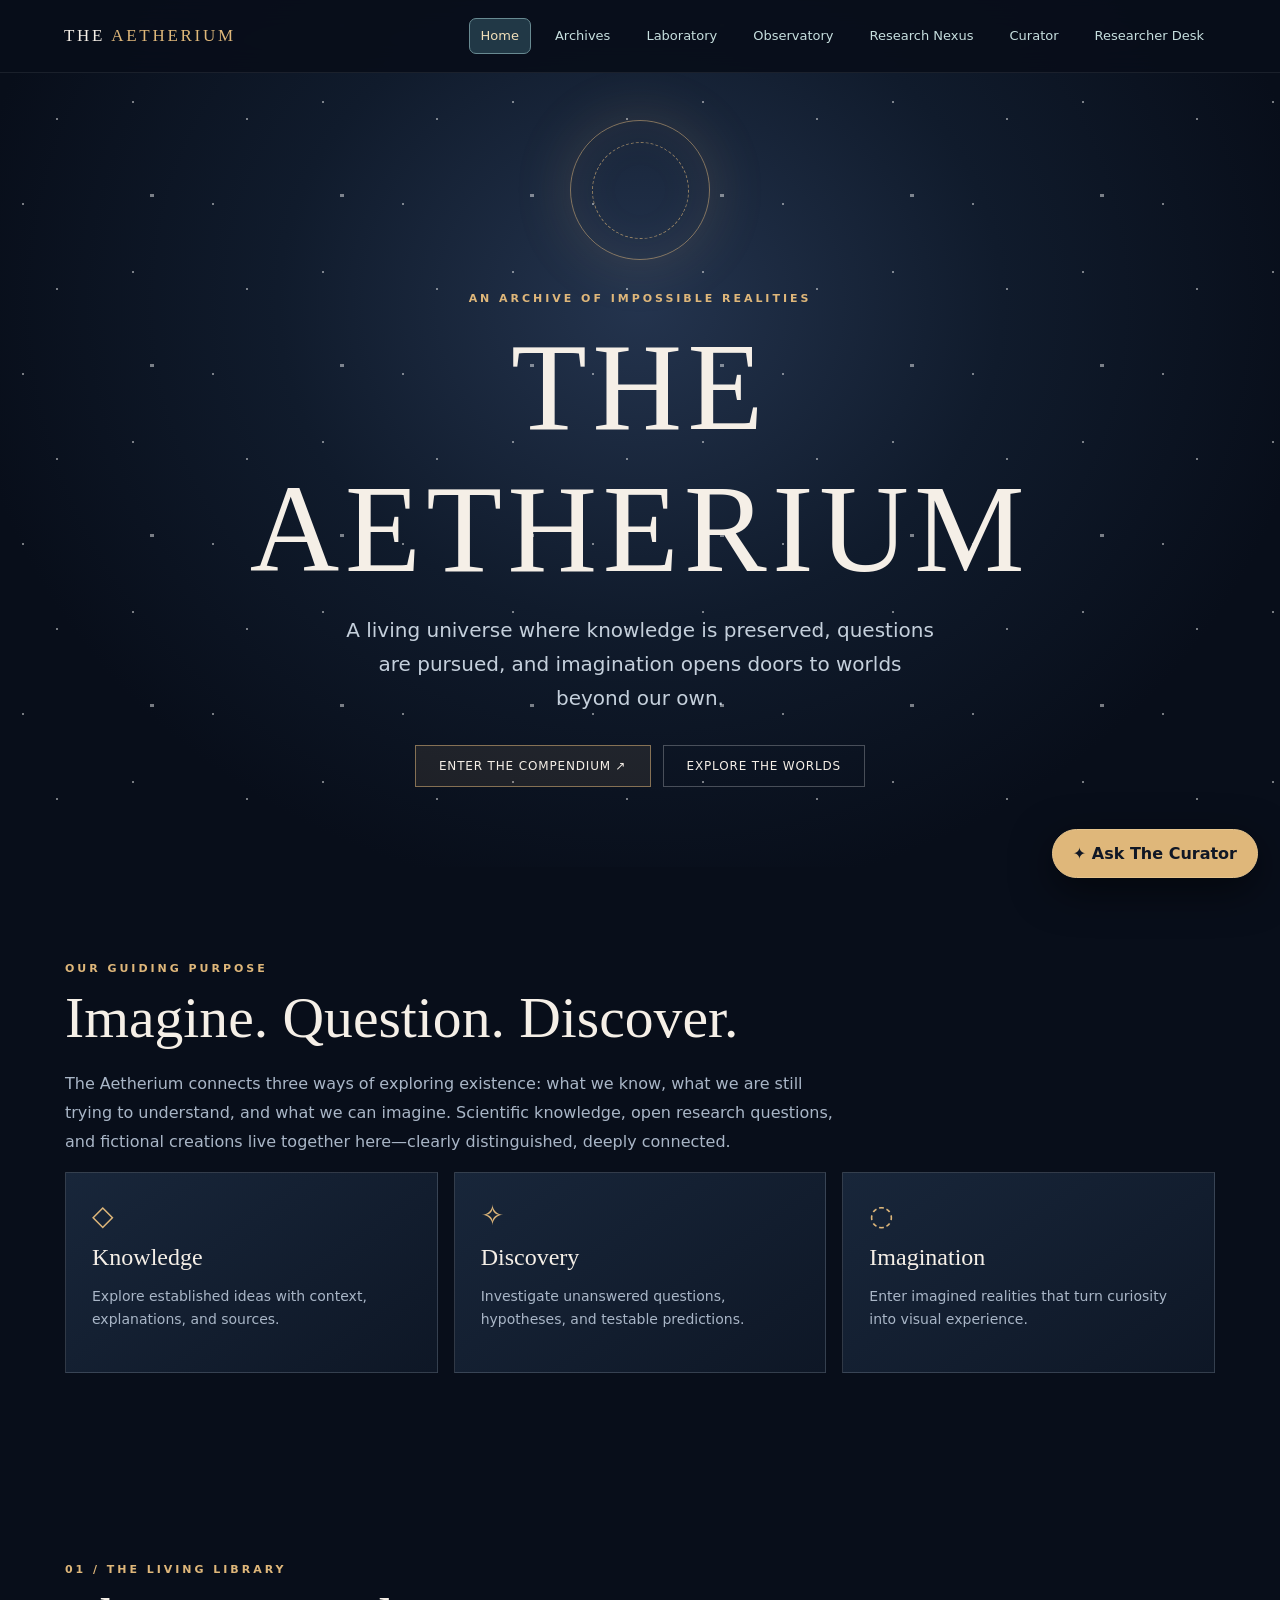
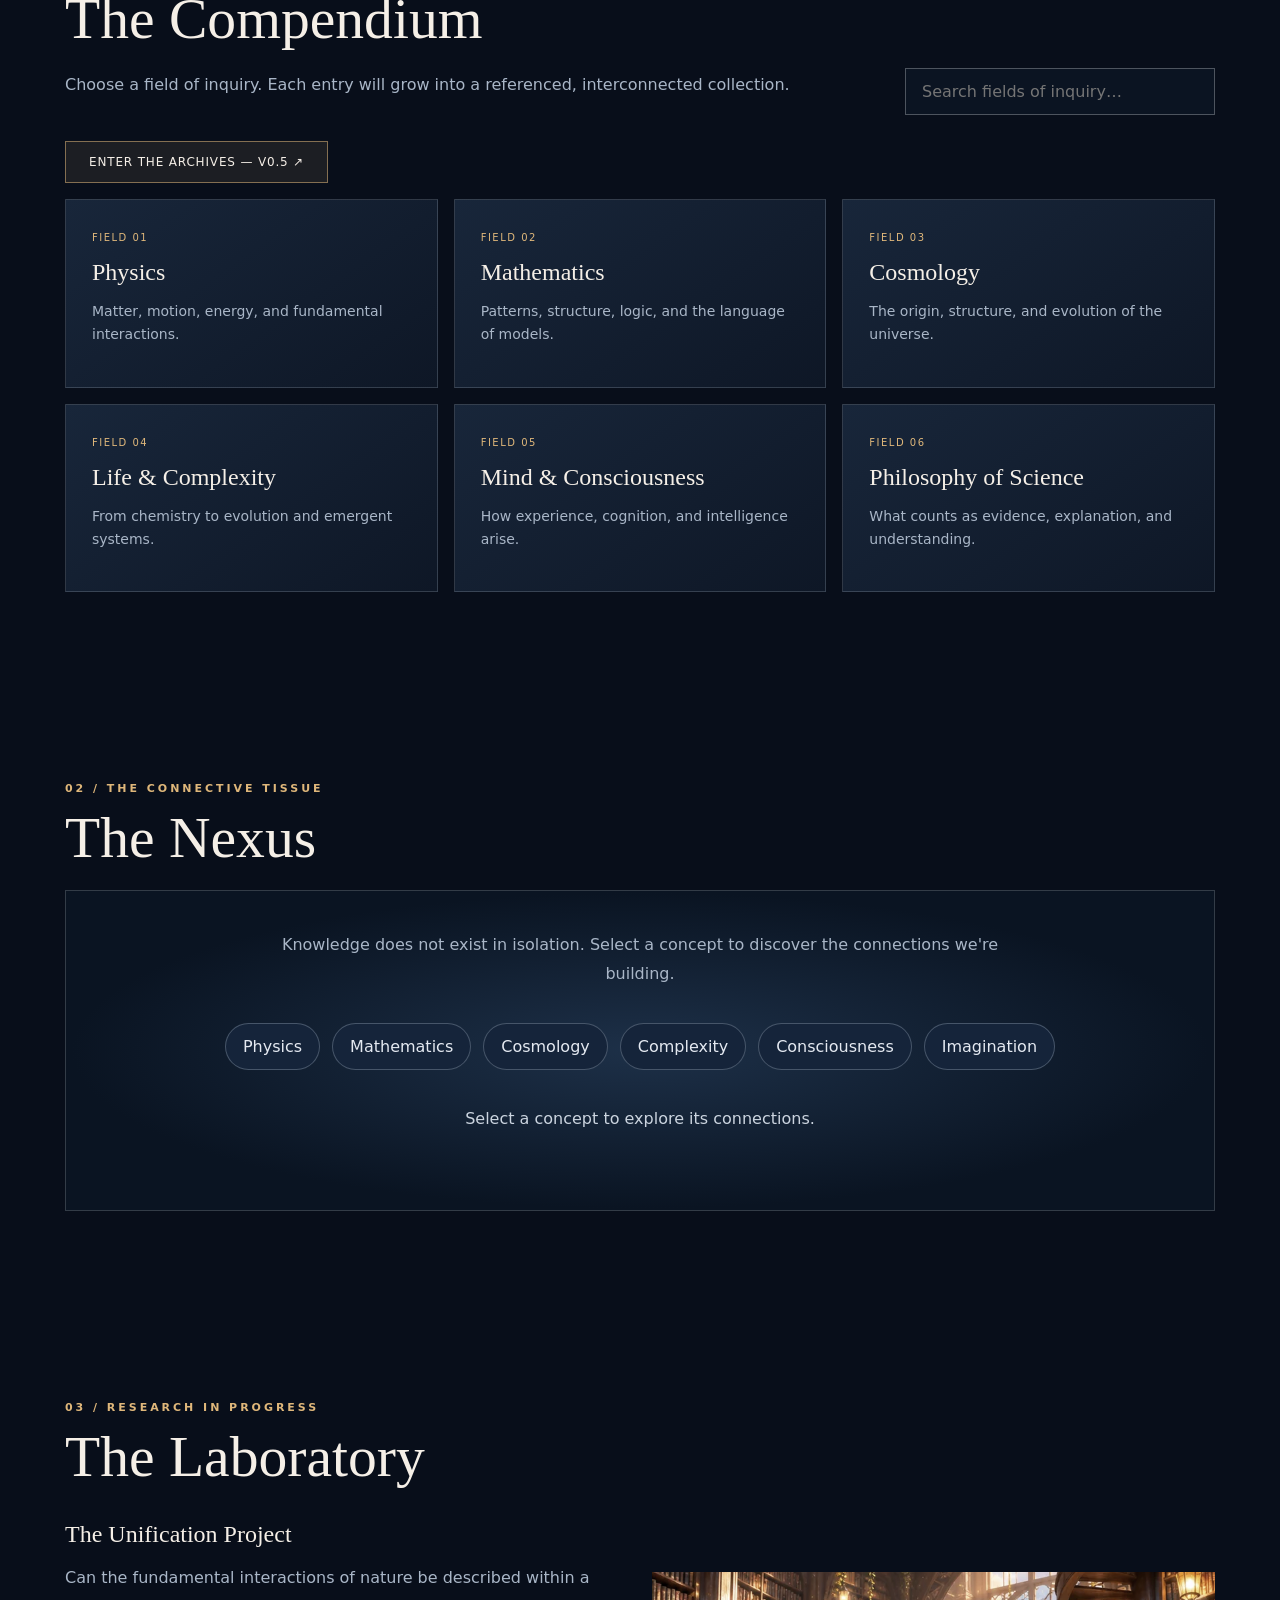
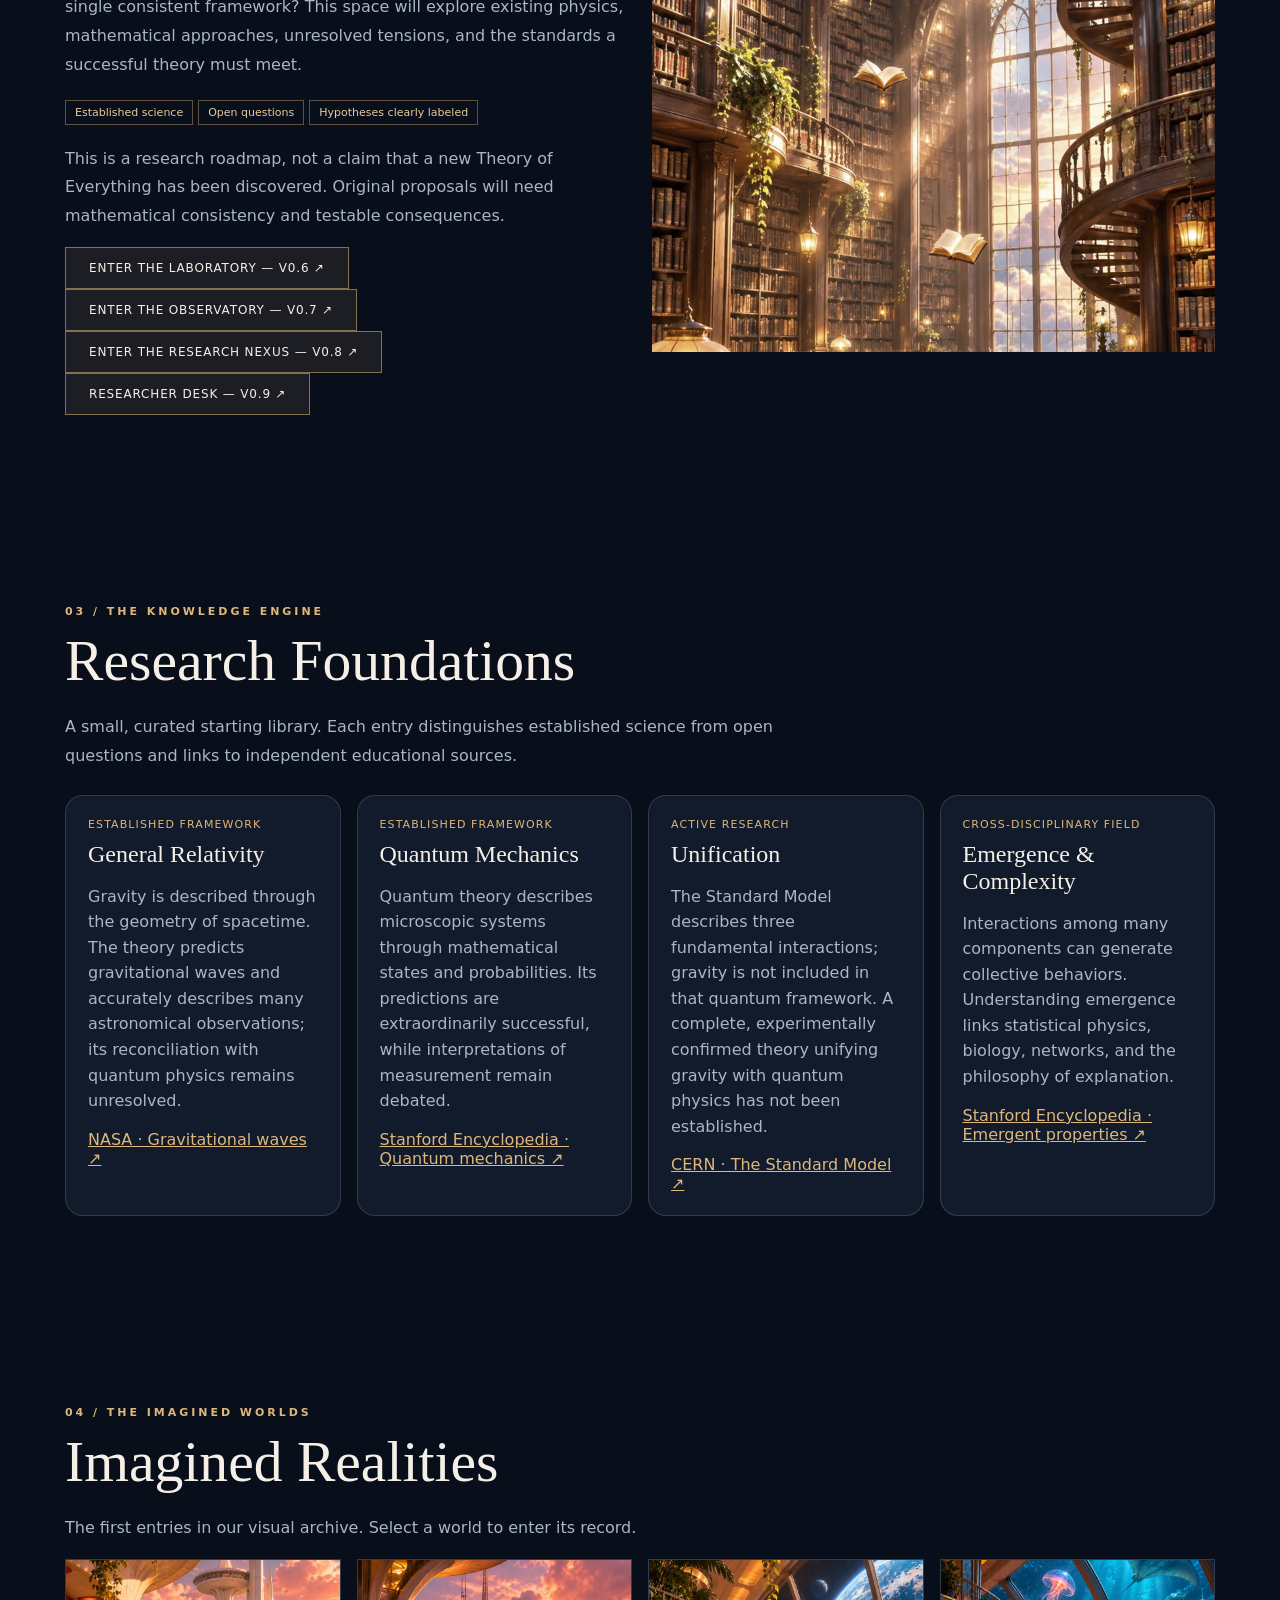
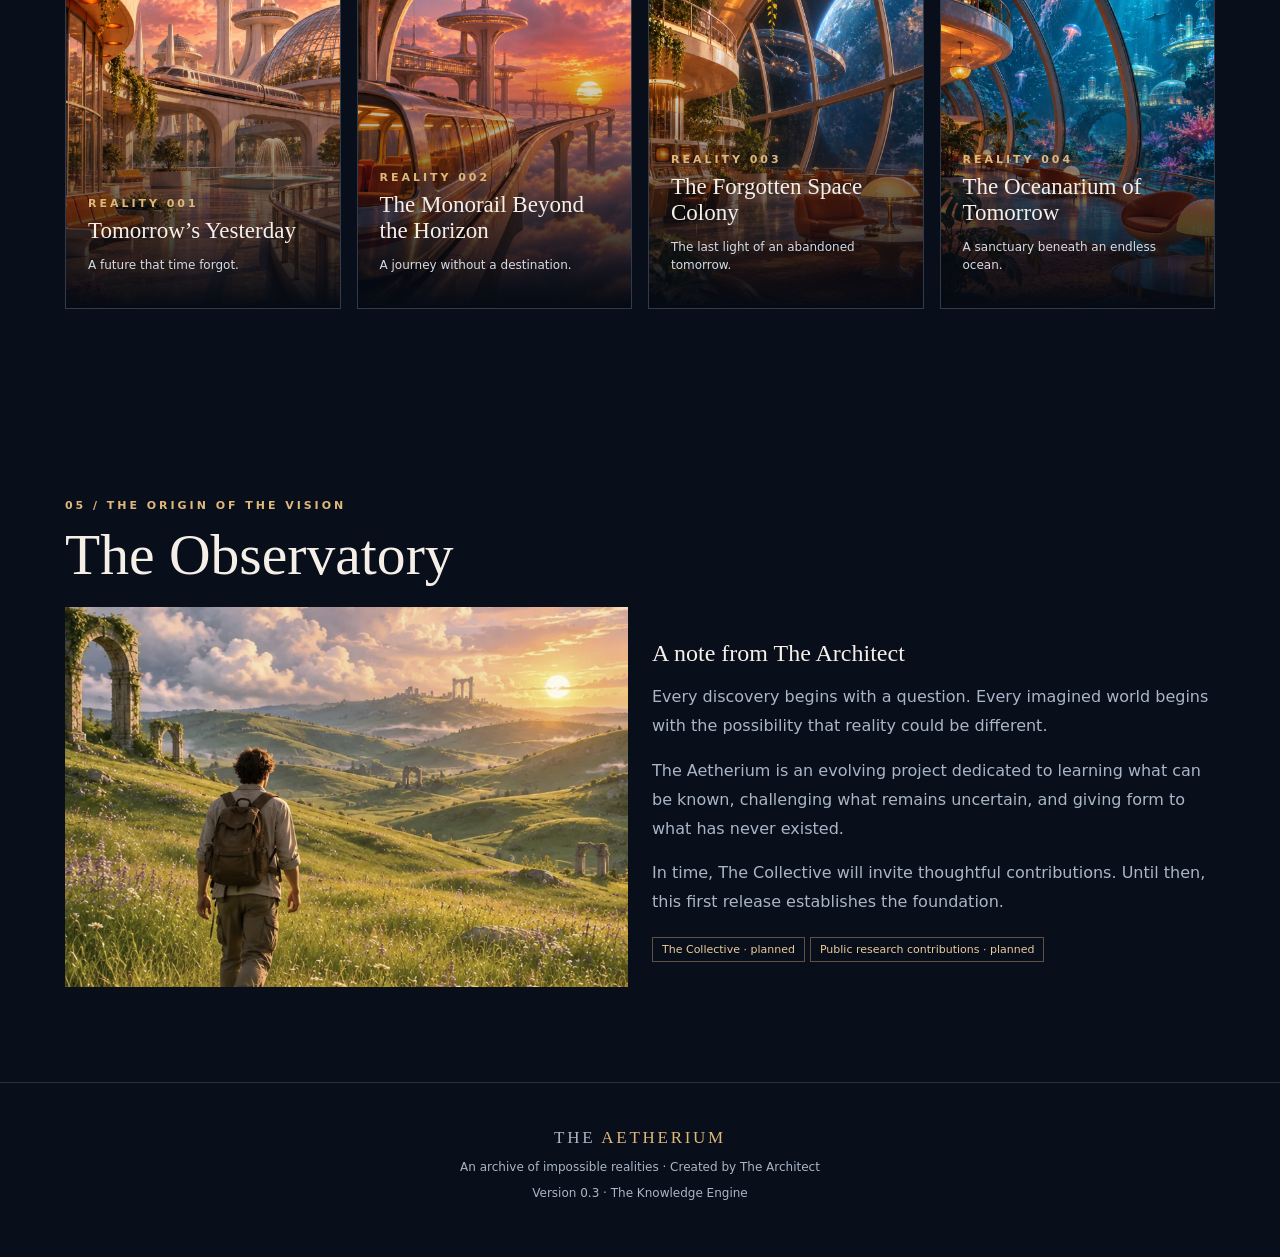
<file: index.html>
<!doctype html><html lang="en"><head><meta charset="utf-8"><meta name="viewport" content="width=device-width,initial-scale=1"><meta name="theme-color" content="#080e1a"><meta name="description" content="The Aetherium — a living compendium of knowledge, discovery, and imagined realities."><title>The Aetherium — Imagine. Question. Discover.</title><style>
:root{--bg:#080e1a;--panel:#111b2b;--line:#ffffff24;--gold:#dfb77a;--white:#f5efe7;--muted:#a9b6c7}*{box-sizing:border-box}html{scroll-behavior:smooth}body{margin:0;background:var(--bg);color:var(--white);font-family:Inter,ui-sans-serif,system-ui,-apple-system,Segoe UI,sans-serif}button,input{font:inherit}a{color:inherit;text-decoration:none}button{cursor:pointer}button:focus-visible,a:focus-visible,input:focus-visible{outline:2px solid var(--gold);outline-offset:3px}header{position:fixed;z-index:20;top:0;width:100%;padding:18px max(5vw,20px);display:flex;align-items:center;justify-content:space-between;background:#080e1ae8;backdrop-filter:blur(14px);border-bottom:1px solid #ffffff14}.brand{font-family:Georgia,serif;letter-spacing:.16em;font-size:17px}.brand span{color:var(--gold)}nav{display:flex;gap:20px}nav a{font-size:12px;letter-spacing:.08em;color:#d4dce6}nav a:hover{color:var(--gold)}.hero{min-height:95svh;position:relative;display:grid;place-items:center;text-align:center;overflow:hidden;padding:120px 20px 80px;background:radial-gradient(ellipse at 50% 35%,#24344e 0%,#101b2c 40%,#080e1a 75%)}.hero:before{content:"";position:absolute;inset:0;opacity:.45;background-image:radial-gradient(1px 1px at 12% 20%,white 98%,transparent),radial-gradient(2px 2px at 80% 15%,white 98%,transparent),radial-gradient(1px 1px at 70% 60%,white 98%,transparent),radial-gradient(1px 1px at 30% 70%,white 98%,transparent);background-size:190px 170px}.hero-inner{position:relative;z-index:2;max-width:850px}.eyebrow{font-size:11px;letter-spacing:.27em;text-transform:uppercase;color:var(--gold);font-weight:700}.ring{margin:0 auto 32px;width:140px;height:140px;border:1px solid #e0b77c88;border-radius:50%;display:grid;place-items:center;box-shadow:0 0 60px #dfb77a26,inset 0 0 50px #dfb77a12;animation:float 8s ease-in-out infinite}.ring:before{content:"";width:95px;height:95px;border:1px dashed #dfb77a99;border-radius:50%;transform:rotate(30deg)}@keyframes float{50%{transform:translateY(-10px)}}h1,h2,h3{font-family:Georgia,'Times New Roman',serif;font-weight:400}h1{font-size:clamp(54px,10vw,124px);letter-spacing:.045em;margin:12px 0}h2{font-size:clamp(32px,4.5vw,58px);margin:10px 0 20px}h3{font-size:24px;margin:12px 0}.hero p{color:#c5d0dc;font-size:clamp(16px,2vw,20px);line-height:1.7;max-width:600px;margin:0 auto 30px}.btn{border:1px solid #dfb77a88;color:var(--white);background:#dfb77a18;padding:13px 23px;display:inline-flex;align-items:center;gap:12px;letter-spacing:.07em;font-size:12px;text-transform:uppercase;transition:.2s}.btn:hover{background:#dfb77a36;transform:translateY(-2px)}.btn.secondary{border-color:#ffffff40;background:transparent}.actions{display:flex;gap:12px;justify-content:center;flex-wrap:wrap}.wrap{max-width:1200px;margin:auto;padding:95px 25px}.intro{max-width:780px;color:var(--muted);line-height:1.8;font-size:16px}.section-top{display:flex;justify-content:space-between;gap:20px;align-items:end;margin-bottom:26px}.pillars,.topics,.worlds{display:grid;grid-template-columns:repeat(3,1fr);gap:16px}.panel{border:1px solid var(--line);background:linear-gradient(145deg,#18263a,#0e1726);padding:26px;min-height:180px}.panel small,.meta{color:var(--gold);letter-spacing:.15em;text-transform:uppercase;font-size:10px}.panel p{color:var(--muted);line-height:1.65;font-size:14px}.panel .symbol{font-size:28px;color:var(--gold)}.topics{grid-template-columns:repeat(3,1fr)}.topic{cursor:pointer;text-align:left;color:inherit;min-height:170px}.topic:hover,.world:hover{border-color:#dfb77a99;transform:translateY(-3px)}.topic,.world{transition:.2s}.topic strong{font-family:Georgia,serif;font-size:24px;font-weight:400;display:block;margin:14px 0}.search{padding:13px 16px;background:#0b1422;color:white;border:1px solid #ffffff45;min-width:240px;max-width:100%;width:310px}.worlds{grid-template-columns:repeat(4,1fr)}.world{position:relative;min-height:350px;overflow:hidden;border:1px solid var(--line);text-align:left;color:var(--white);padding:0;background:#101b2b}.world img{position:absolute;width:100%;height:100%;object-fit:cover;inset:0}.world:after{content:"";position:absolute;inset:0;background:linear-gradient(0deg,#050a13 0%,#050a1300 75%)}.world-info{position:absolute;bottom:0;padding:22px;z-index:1}.world-info h3{margin:8px 0;font-size:23px}.world-info p{font-size:12px;line-height:1.5;color:#d6dbe3}.nexus{border:1px solid #ffffff2b;background:radial-gradient(ellipse at center,#1d3048,#0a1422 70%);padding:40px 20px;text-align:center}.nodes{display:flex;align-items:center;justify-content:center;flex-wrap:wrap;gap:12px;margin:35px auto}.node{border:1px solid #a9b6c755;border-radius:100px;padding:13px 17px;color:#e4e9f1;background:#15243a}.node:hover{border-color:var(--gold)}.node.active{border-color:var(--gold);background:#3d302a;color:#ffe1ac}.node-center{border-color:var(--gold);font-family:Georgia,serif}.node-detail{min-height:65px;max-width:680px;margin:0 auto;color:#cbd4df;line-height:1.7}.research{display:grid;grid-template-columns:1fr 1fr;gap:24px;align-items:center}.research img{width:100%;height:380px;object-fit:cover;filter:saturate(.7)}.research p{color:var(--muted);line-height:1.8}.tag{font-size:11px;padding:5px 9px;border:1px solid #dfb77a66;color:#eacb9b;display:inline-block;margin:4px 5px 4px 0}.footer{border-top:1px solid var(--line);padding:45px 25px;color:var(--muted);text-align:center;font-size:12px}.modal{position:fixed;inset:0;background:#050a12eF;z-index:40;display:none;overflow:auto;padding:5vh 20px}.modal.open{display:block}.modal-body{max-width:800px;margin:auto;background:#111b2b;border:1px solid #ffffff35}.modal-body img{width:100%;height:min(50vh,470px);object-fit:cover}.modal-content{padding:30px}.modal-content p{color:var(--muted);line-height:1.8}.close{position:fixed;top:20px;right:25px;background:#111b2b;color:white;border:1px solid #ffffff55;padding:10px 15px;z-index:41}.hidden{display:none!important}@media(max-width:900px){.worlds{grid-template-columns:repeat(2,1fr)}.topics{grid-template-columns:repeat(2,1fr)}}@media(max-width:600px){header{padding:15px}.brand{font-size:13px}nav{gap:9px}nav a{font-size:10px}.pillars,.topics,.worlds,.research{grid-template-columns:1fr}.world{min-height:410px}.section-top{align-items:start;flex-direction:column}.wrap{padding:65px 20px}.hero{min-height:90svh}h1{font-size:52px}.ring{width:100px;height:100px}.ring:before{width:65px;height:65px}}
@media(prefers-reduced-motion:reduce){*,*:before,*:after{animation:none!important;scroll-behavior:auto!important;transition:none!important}}
</style><style>
.knowledge-grid{display:grid;grid-template-columns:repeat(auto-fit,minmax(240px,1fr));gap:16px;margin-top:24px}.knowledge-card{background:var(--panel);border:1px solid var(--line);border-radius:18px;padding:22px}.knowledge-card h3{margin:10px 0}.knowledge-card p{color:var(--muted);line-height:1.6}.knowledge-card a{color:var(--gold);text-decoration:underline}.evidence{font-size:11px;letter-spacing:.1em;color:var(--gold)}.curator-launch{position:fixed;bottom:22px;right:22px;z-index:45;border:1px solid #e6c48d;background:#dfb77a;color:#101725;border-radius:40px;padding:14px 20px;font-weight:700;box-shadow:0 12px 40px #0008}.curator{position:fixed;right:18px;bottom:80px;width:min(420px,calc(100vw - 36px));height:min(600px,calc(100dvh - 110px));z-index:50;background:#111b2b;border:1px solid #d5a56d66;border-radius:22px;box-shadow:0 20px 80px #000c;display:none;flex-direction:column;overflow:hidden}.curator.open{display:flex}.curator-head{display:flex;align-items:center;justify-content:space-between;padding:18px;border-bottom:1px solid var(--line)}.curator-head button{background:none;color:white;border:0;font-size:22px}.curator-log{flex:1;overflow:auto;padding:16px;display:flex;flex-direction:column;gap:12px}.bubble{padding:12px 14px;border-radius:14px;max-width:96%;line-height:1.55;font-size:14px;white-space:pre-wrap}.bubble.bot{background:#202d41;align-self:flex-start}.bubble.user{background:#4d4050;align-self:flex-end}.curator-form{padding:12px;display:flex;gap:8px;border-top:1px solid var(--line)}.curator-form input{flex:1;min-width:0;border:1px solid #ffffff44;background:#080e1a;color:white;border-radius:12px;padding:12px}.curator-form button{background:var(--gold);border:0;border-radius:12px;padding:10px 14px;font-weight:700}.curator-note{font-size:11px;color:var(--muted);padding:0 16px 12px}.prompt-row{display:flex;flex-wrap:wrap;gap:8px;margin-top:12px}.prompt-row button{border:1px solid #d5a56d55;border-radius:18px;background:#172337;color:var(--white);padding:9px 12px}.source-link{display:block;color:#dfb77a;margin-top:8px;text-decoration:underline;font-size:12px}
</style><style id="genesis-shared">.genesis-nav{display:flex;gap:9px;flex-wrap:wrap;align-items:center;justify-content:flex-end}.genesis-nav a{font:500 12px/1.5 system-ui,sans-serif;text-decoration:none;color:#c2e4e7;border:1px solid #466477;padding:6px 9px;border-radius:6px}.genesis-nav a[aria-current="page"]{border-color:#e0bf85;color:#ffe4b6;background:#283341}.genesis-nav a:hover{background:#273f52}.genesis-nav a:focus-visible{outline:2px solid #e0bf85;outline-offset:3px}html{scroll-behavior:smooth}@media(prefers-reduced-motion:reduce){html{scroll-behavior:auto!important}}@media(max-width:650px){.genesis-nav{justify-content:flex-start}.genesis-nav a{font-size:11px;padding:5px 7px}header{flex-wrap:wrap}}</style><link rel="stylesheet" href="genesis-nav.css"></head><body><header><a class="brand" href="#home">THE <span>AETHERIUM</span></a><nav class="genesis-nav" aria-label="Research divisions"><a href="index.html">Home</a><a href="archives.html">Archives</a><a href="laboratory.html">Laboratory</a><a href="observatory.html">Observatory</a><a href="nexus.html">Research Nexus</a><a href="curator.html">Curator</a><a href="researcher.html">Researcher Desk</a></nav></header>
<main><section class="hero" id="home"><div class="hero-inner"><div class="ring" aria-hidden="true"></div><div class="eyebrow">An archive of impossible realities</div><h1>THE AETHERIUM</h1><p>A living universe where knowledge is preserved, questions are pursued, and imagination opens doors to worlds beyond our own.</p><div class="actions"><a class="btn" href="#compendium">Enter the Compendium ↗</a><a class="btn secondary" href="#realities">Explore the worlds</a></div></div></section>
<section class="wrap"><div class="eyebrow">Our guiding purpose</div><h2>Imagine. Question. Discover.</h2><p class="intro">The Aetherium connects three ways of exploring existence: what we know, what we are still trying to understand, and what we can imagine. Scientific knowledge, open research questions, and fictional creations live together here—clearly distinguished, deeply connected.</p><div class="pillars"><div class="panel"><div class="symbol">◇</div><h3>Knowledge</h3><p>Explore established ideas with context, explanations, and sources.</p></div><div class="panel"><div class="symbol">✧</div><h3>Discovery</h3><p>Investigate unanswered questions, hypotheses, and testable predictions.</p></div><div class="panel"><div class="symbol">◌</div><h3>Imagination</h3><p>Enter imagined realities that turn curiosity into visual experience.</p></div></div></section>
<section class="wrap" id="compendium"><div class="section-top"><div><div class="eyebrow">01 / The living library</div><h2>The Compendium</h2><p class="intro">Choose a field of inquiry. Each entry will grow into a referenced, interconnected collection.</p></div><input class="search" id="topicSearch" type="search" placeholder="Search fields of inquiry…" aria-label="Search compendium topics"></div><p><a class="btn" href="archives.html">Enter the Archives — v0.5 ↗</a></p><div class="topics" id="topicGrid"></div><p id="noResults" class="intro hidden">No matching fields. Try another search.</p></section>
<section class="wrap" id="nexus"><div class="eyebrow">02 / The connective tissue</div><h2>The Nexus</h2><div class="nexus"><p class="intro" style="margin:0 auto">Knowledge does not exist in isolation. Select a concept to discover the connections we're building.</p><div class="nodes" id="nodes"></div><div class="node-detail" id="nodeDetail" aria-live="polite">Select a concept to explore its connections.</div></div></section>
<section class="wrap" id="laboratory"><div class="eyebrow">03 / Research in progress</div><h2>The Laboratory</h2><div class="research"><div><h3>The Unification Project</h3><p>Can the fundamental interactions of nature be described within a single consistent framework? This space will explore existing physics, mathematical approaches, unresolved tensions, and the standards a successful theory must meet.</p><div><span class="tag">Established science</span><span class="tag">Open questions</span><span class="tag">Hypotheses clearly labeled</span></div><p>This is a research roadmap, not a claim that a new Theory of Everything has been discovered. Original proposals will need mathematical consistency and testable consequences.</p><a class="btn" href="laboratory.html">Enter the Laboratory — v0.6 ↗</a> <a class="btn" href="observatory.html">Enter the Observatory — v0.7 ↗</a> <a class="btn" href="nexus.html">Enter the Research Nexus — v0.8 ↗</a> <a class="btn" href="researcher.html">Researcher Desk — v0.9 ↗</a></div><img src="assets/library.webp" alt="Dreamlike monumental library with soaring shelves and sunlight" loading="lazy"></div></section>
<section class="wrap" id="knowledge"><div class="eyebrow">03 / The knowledge engine</div><h2>Research Foundations</h2><p class="intro">A small, curated starting library. Each entry distinguishes established science from open questions and links to independent educational sources.</p><div class="knowledge-grid">
<article class="knowledge-card"><div class="evidence">ESTABLISHED FRAMEWORK</div><h3>General Relativity</h3><p>Gravity is described through the geometry of spacetime. The theory predicts gravitational waves and accurately describes many astronomical observations; its reconciliation with quantum physics remains unresolved.</p><a href="https://science.nasa.gov/universe/gravitational-waves/" target="_blank" rel="noopener noreferrer">NASA · Gravitational waves ↗</a></article>
<article class="knowledge-card"><div class="evidence">ESTABLISHED FRAMEWORK</div><h3>Quantum Mechanics</h3><p>Quantum theory describes microscopic systems through mathematical states and probabilities. Its predictions are extraordinarily successful, while interpretations of measurement remain debated.</p><a href="https://plato.stanford.edu/entries/qm/" target="_blank" rel="noopener noreferrer">Stanford Encyclopedia · Quantum mechanics ↗</a></article>
<article class="knowledge-card"><div class="evidence">ACTIVE RESEARCH</div><h3>Unification</h3><p>The Standard Model describes three fundamental interactions; gravity is not included in that quantum framework. A complete, experimentally confirmed theory unifying gravity with quantum physics has not been established.</p><a href="https://home.cern/science/physics/standard-model" target="_blank" rel="noopener noreferrer">CERN · The Standard Model ↗</a></article>
<article class="knowledge-card"><div class="evidence">CROSS-DISCIPLINARY FIELD</div><h3>Emergence & Complexity</h3><p>Interactions among many components can generate collective behaviors. Understanding emergence links statistical physics, biology, networks, and the philosophy of explanation.</p><a href="https://plato.stanford.edu/entries/properties-emergent/" target="_blank" rel="noopener noreferrer">Stanford Encyclopedia · Emergent properties ↗</a></article>
</div></section><section class="wrap" id="realities"><div class="eyebrow">04 / The imagined worlds</div><h2>Imagined Realities</h2><p class="intro">The first entries in our visual archive. Select a world to enter its record.</p><div class="worlds" id="worldGrid"></div></section>
<section class="wrap" id="architect"><div class="eyebrow">05 / The origin of the vision</div><h2>The Observatory</h2><div class="research"><img src="assets/dream.webp" alt="Dreamlike green valley beneath towering pastel clouds" loading="lazy"><div><h3>A note from The Architect</h3><p>Every discovery begins with a question. Every imagined world begins with the possibility that reality could be different.</p><p>The Aetherium is an evolving project dedicated to learning what can be known, challenging what remains uncertain, and giving form to what has never existed.</p><p>In time, The Collective will invite thoughtful contributions. Until then, this first release establishes the foundation.</p><span class="tag">The Collective · planned</span><span class="tag">Public research contributions · planned</span></div></div></section></main>
<footer class="footer"><div class="brand">THE <span>AETHERIUM</span></div><p>An archive of impossible realities · Created by The Architect</p><p>Version 0.3 · The Knowledge Engine</p></footer>
<button class="curator-launch" id="curatorLaunch" aria-controls="curator" aria-expanded="false">✦ Ask The Curator</button><aside class="curator" id="curator" aria-label="The Curator research guide"><div class="curator-head"><div><strong>✦ The Curator</strong><div style="font-size:11px;color:var(--muted)">AI research guide · beta</div></div><button id="curatorClose" aria-label="Close The Curator">×</button></div><div class="curator-log" id="curatorLog" role="log" aria-live="polite"><div class="bubble bot">Welcome to The Aetherium. I am The Curator, your AI research guide. What would you like to explore?</div><div class="prompt-row" id="curatorPrompts"><button data-question="What is a theory of everything?">Theory of everything</button><button data-question="How do quantum mechanics and relativity differ?">Quantum vs relativity</button><button data-question="What is emergence?">Emergence</button></div></div><form class="curator-form" id="curatorForm"><input id="curatorInput" aria-label="Ask a research question" placeholder="Ask about the Compendium…" maxlength="4000" required><button type="submit">Ask</button></form><div class="curator-note">AI-generated answers can be inaccurate. Verify important claims. Please avoid sharing sensitive personal information.</div></aside>
<div class="modal" id="worldModal" role="dialog" aria-modal="true" aria-labelledby="modalTitle"><button class="close" id="closeModal" aria-label="Close world record">✕ Close</button><div class="modal-body"><img id="modalImg" src="assets/city.webp" alt=""><div class="modal-content"><div class="eyebrow" id="modalNumber"></div><h2 id="modalTitle"></h2><p id="modalDescription"></p><div class="tag">Imagined reality · Fictional</div><p id="modalLink"></p></div></div></div>
<script>
const topics=[['Physics','Matter, motion, energy, and fundamental interactions.','Explore: relativity, quantum theory, thermodynamics.'],['Mathematics','Patterns, structure, logic, and the language of models.','Explore: geometry, calculus, probability.'],['Cosmology','The origin, structure, and evolution of the universe.','Explore: cosmic expansion, dark matter, cosmic history.'],['Life & Complexity','From chemistry to evolution and emergent systems.','Explore: evolution, networks, self-organization.'],['Mind & Consciousness','How experience, cognition, and intelligence arise.','Explore: neuroscience, perception, philosophy of mind.'],['Philosophy of Science','What counts as evidence, explanation, and understanding.','Explore: causality, falsifiability, uncertainty.']];
const grid=document.getElementById('topicGrid');function renderTopics(q=''){grid.innerHTML='';let found=0;topics.forEach((t,i)=>{if(!t.join(' ').toLowerCase().includes(q.toLowerCase()))return;found++;const b=document.createElement('button');b.className='panel topic';b.innerHTML=`<small>FIELD 0${i+1}</small><strong>${t[0]}</strong><p>${t[1]}</p>`;b.onclick=()=>{document.getElementById('nodeDetail').textContent=t[2]+' · Full articles and references are planned for future releases.';document.getElementById('nexus').scrollIntoView({behavior:'smooth'});};grid.appendChild(b)});document.getElementById('noResults').classList.toggle('hidden',!!found)}renderTopics();document.getElementById('topicSearch').addEventListener('input',e=>renderTopics(e.target.value));
const connections={'Physics':'Physics connects mathematical descriptions to cosmology, matter, and the search for unified laws.','Mathematics':'Mathematics gives physics precise models and provides tools for testing predictions.','Cosmology':'Cosmology draws on gravity, particle physics, and observations of the universe.','Complexity':'Complexity links physical interactions, biological evolution, and emergent behavior.','Consciousness':'Consciousness connects neuroscience, philosophy, information, and unanswered questions.','Imagination':'Imagination transforms scientific possibilities into fictional environments and thought experiments.'};const nodes=document.getElementById('nodes');Object.entries(connections).forEach(([name,detail])=>{let b=document.createElement('button');b.className='node';b.textContent=name;b.onclick=()=>{document.querySelectorAll('.node').forEach(x=>x.classList.remove('active'));b.classList.add('active');document.getElementById('nodeDetail').textContent=detail};nodes.appendChild(b)});
const worlds=[['001',"Tomorrow’s Yesterday",'A future that time forgot.','A sunlit utopia of sculptural towers, tranquil plazas, and architecture designed for a tomorrow that never arrived.','city','Connects to: design history, urban planning, speculative futures.'],['002','The Monorail Beyond the Horizon','A journey without a destination.','A silver train drifts above an ocean of clouds, following a route through the impossible.','rail','Connects to: transportation, engineering, atmospheric science.'],['003','The Forgotten Space Colony','The last light of an abandoned tomorrow.','An orbital sanctuary of warm amber interiors, botanical gardens, and windows opening onto an immense blue world.','colony','Connects to: orbital mechanics, habitat design, planetary science.'],['004','The Oceanarium of Tomorrow','A sanctuary beneath an endless ocean.','A quiet underwater observatory where luminous marine life moves beyond panoramic windows.','ocean','Connects to: marine biology, ocean pressure, underwater architecture.']];
const wg=document.getElementById('worldGrid');worlds.forEach((w,i)=>{let b=document.createElement('button');b.className='world';b.innerHTML=`<img src="assets/${w[4]}.webp" alt="${w[1]} visual artwork" loading="lazy"><div class="world-info"><div class="eyebrow">Reality ${w[0]}</div><h3>${w[1]}</h3><p>${w[2]}</p></div>`;b.onclick=()=>openWorld(i);wg.appendChild(b)});const modal=document.getElementById('worldModal');let lastFocus=null;function openWorld(i){const w=worlds[i];lastFocus=document.activeElement;document.getElementById('modalImg').src=`assets/${w[4]}.webp`;document.getElementById('modalImg').alt=w[1]+' artwork';document.getElementById('modalNumber').textContent='Compendium / Reality '+w[0];document.getElementById('modalTitle').textContent=w[1];document.getElementById('modalDescription').textContent=w[3];document.getElementById('modalLink').textContent=w[5];modal.classList.add('open');document.body.style.overflow='hidden';document.getElementById('closeModal').focus()}function closeWorld(){modal.classList.remove('open');document.body.style.overflow='';lastFocus?.focus()}document.getElementById('closeModal').onclick=closeWorld;modal.addEventListener('click',e=>{if(e.target===modal)closeWorld()});document.addEventListener('keydown',e=>{if(e.key==='Escape'&&modal.classList.contains('open'))closeWorld();if(e.key==='Tab'&&modal.classList.contains('open')){e.preventDefault();document.getElementById('closeModal').focus()}});
</script><script>
(()=>{
  const API='https://aetheriumcurator.lhhornet74.workers.dev/chat';
  const launch=document.getElementById('curatorLaunch');
  const panel=document.getElementById('curator');
  const close=document.getElementById('curatorClose');
  const log=document.getElementById('curatorLog');
  const form=document.getElementById('curatorForm');
  const input=document.getElementById('curatorInput');
  const submit=form.querySelector('button[type="submit"]');
  const history=[];
  let busy=false;
  function toggle(open){
    panel.classList.toggle('open',open);
    launch.setAttribute('aria-expanded',String(open));
    if(open)input.focus();else launch.focus();
  }
  launch.onclick=()=>toggle(!panel.classList.contains('open'));
  close.onclick=()=>toggle(false);
  document.addEventListener('keydown',e=>{
    if(e.key==='Escape'&&panel.classList.contains('open'))toggle(false);
  });
  function bubble(text,kind){
    const node=document.createElement('div');
    node.className='bubble '+kind;
    node.textContent=text;
    log.appendChild(node);
    log.scrollTop=log.scrollHeight;
    return node;
  }
  async function ask(question){
    question=question.trim();
    if(!question||busy)return;
    busy=true;submit.disabled=true;input.disabled=true;
    bubble(question,'user');
    const pending=bubble('The Curator is thinking…','bot');
    const controller=new AbortController();
    const timeout=setTimeout(()=>controller.abort(),30000);
    try{
      // Keep at most 12 messages, including the latest user question.
      const messages=[...history,{role:'user',content:question}].slice(-12);
      const response=await fetch(API,{
        method:'POST',headers:{'Content-Type':'application/json'},
        body:JSON.stringify({messages}),signal:controller.signal
      });
      const data=await response.json().catch(()=>({}));
      if(!response.ok||typeof data.answer!=='string'||!data.answer.trim()){
        throw new Error(response.status===429?'The Curator is receiving too many requests. Please try again later.':'The Curator is temporarily unavailable. Please try again shortly.');
      }
      pending.textContent=data.answer;
      history.push({role:'user',content:question},{role:'assistant',content:data.answer});
      if(history.length>11)history.splice(0,history.length-11);
    }catch(error){
      pending.textContent=error.name==='AbortError'?'The request timed out. Please try again.':error.message;
    }finally{
      clearTimeout(timeout);busy=false;submit.disabled=false;input.disabled=false;
      log.scrollTop=log.scrollHeight;input.focus();
    }
  }
  form.addEventListener('submit',e=>{
    e.preventDefault();const question=input.value;input.value='';ask(question);
  });
  document.querySelectorAll('[data-question]').forEach(button=>{
    button.addEventListener('click',()=>ask(button.dataset.question));
  });
})();
</script><script src="genesis-ui.js"></script></body></html>
</file>
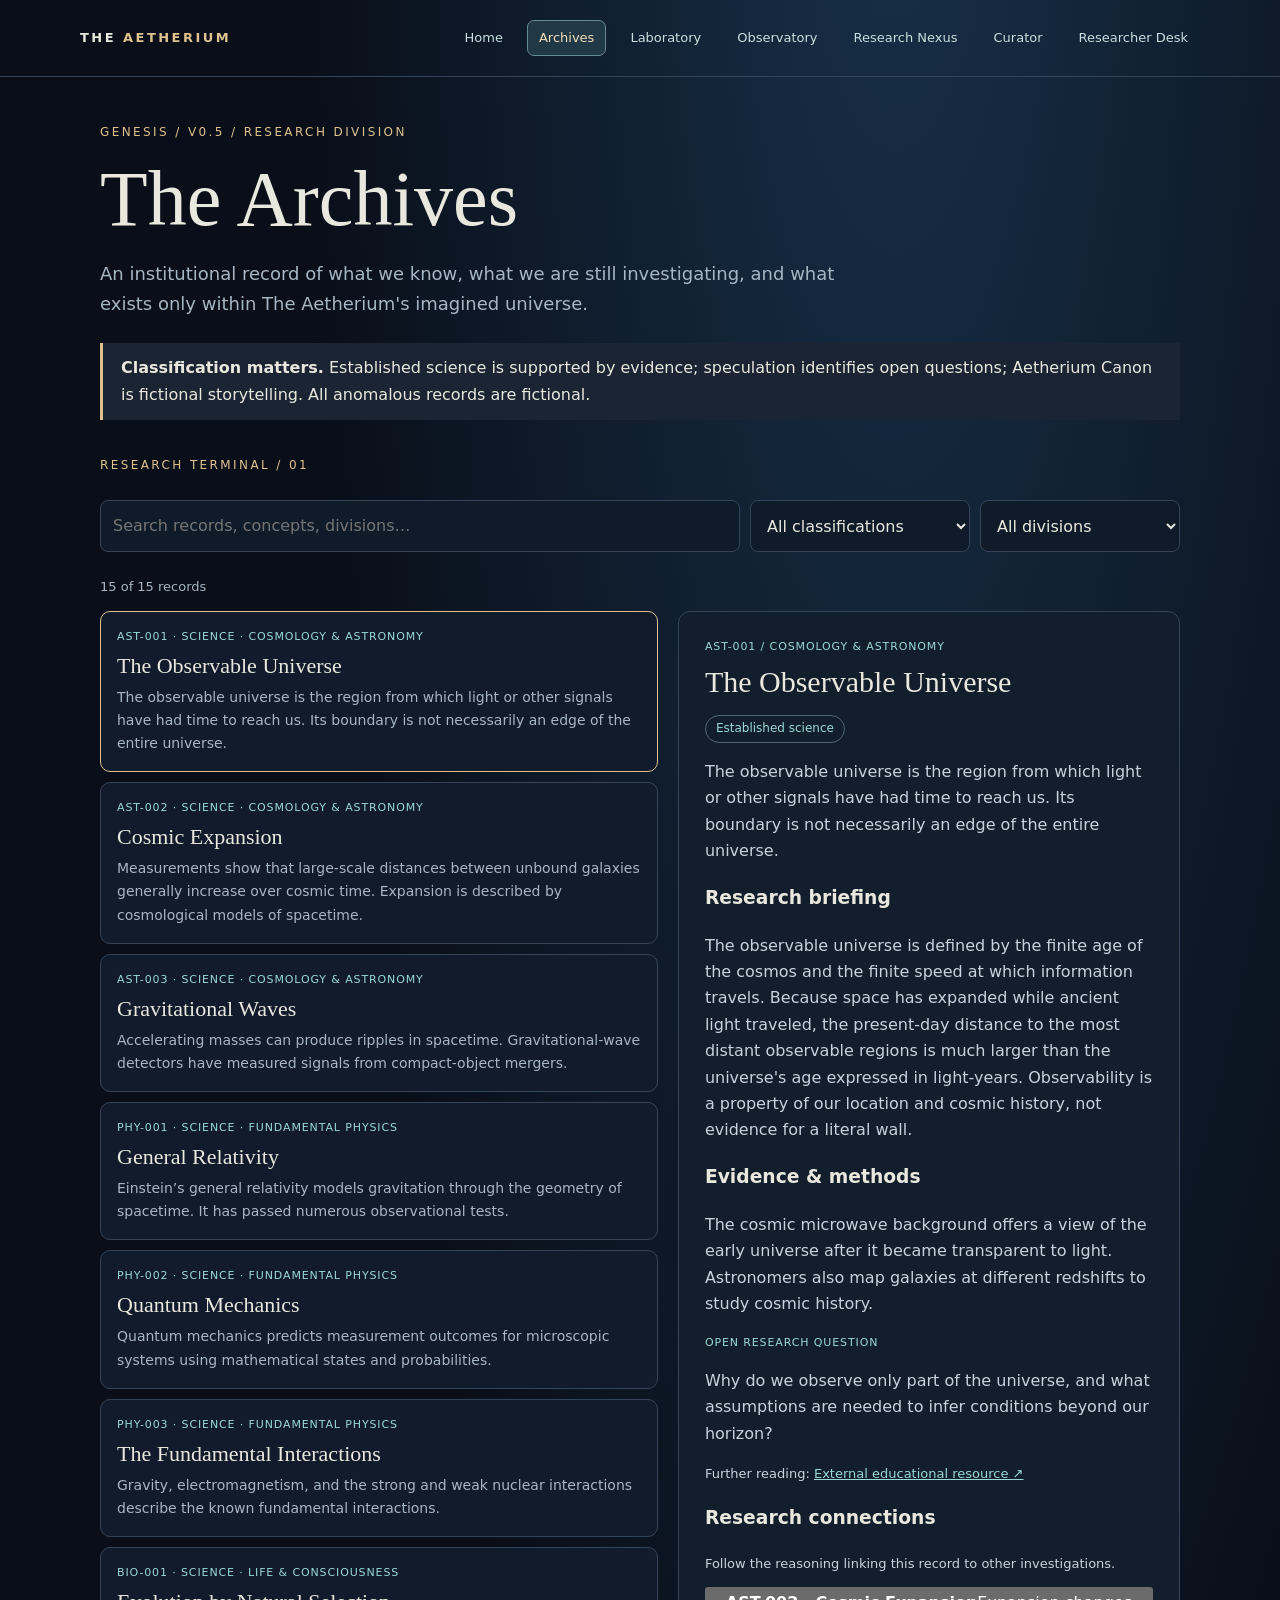
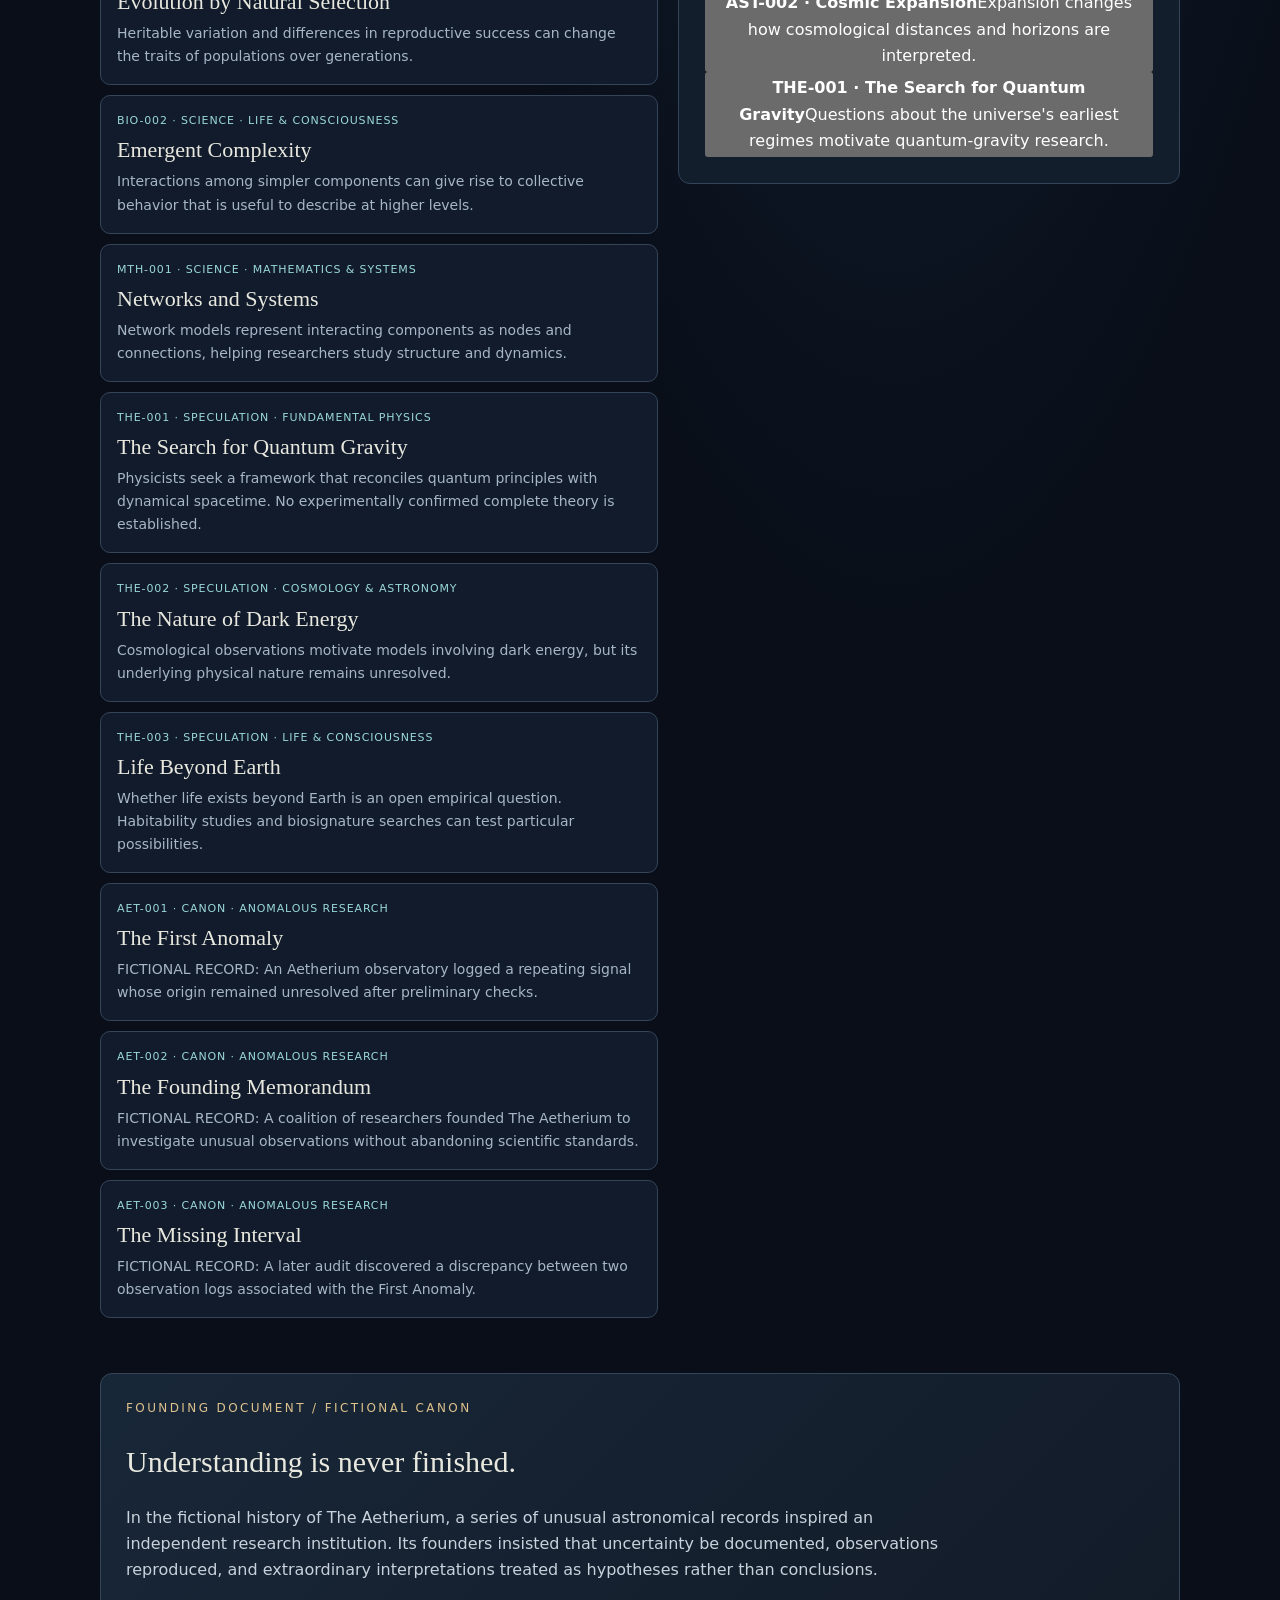
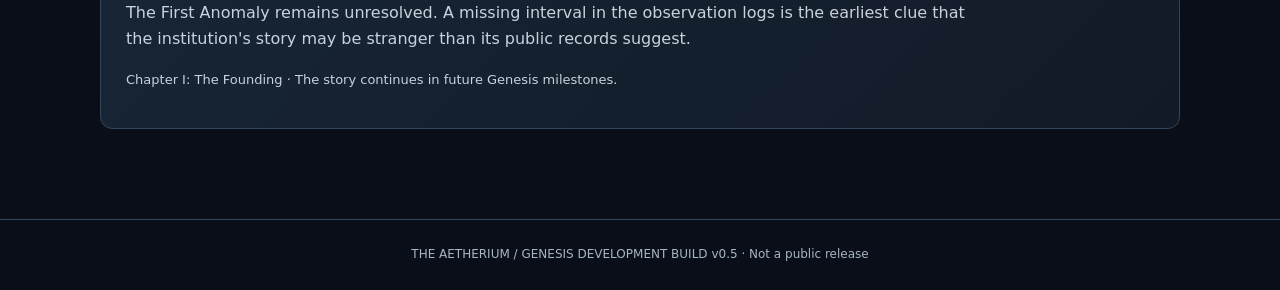
<file: archives.html>
<!doctype html><html lang="en"><head><meta charset="utf-8"><meta name="viewport" content="width=device-width,initial-scale=1"><meta name="theme-color" content="#090f1c"><title>The Archives — The Aetherium</title><style>
:root{color-scheme:dark;--bg:#090e18;--panel:#111b2b;--border:#344559;--ink:#e8e8df;--muted:#a7b6c5;--gold:#dec28d;--cyan:#9ad8d8}*{box-sizing:border-box}body{margin:0;background:radial-gradient(ellipse at 70% -10%,#18314a 0,transparent 48%),var(--bg);color:var(--ink);font:16px/1.65 system-ui,-apple-system,sans-serif}a{color:var(--cyan)}header{display:flex;justify-content:space-between;align-items:center;gap:16px;padding:20px max(20px,calc((100vw - 1120px)/2));border-bottom:1px solid var(--border)}.brand{font-size:13px;letter-spacing:.19em;text-decoration:none;color:var(--ink);font-weight:700}.brand span{color:var(--gold)}.back{font-size:13px}main{max-width:1120px;margin:auto;padding:46px 20px 90px}.eyebrow{color:var(--gold);font-size:12px;letter-spacing:.2em;text-transform:uppercase}h1{font:clamp(40px,7vw,78px)/1.08 Georgia,serif;margin:14px 0 16px}h2{font:30px/1.2 Georgia,serif}.lead{color:var(--muted);max-width:740px;font-size:18px}.notice{border-left:3px solid var(--gold);padding:12px 18px;background:#1a2432;margin:25px 0 36px}.tools{display:grid;grid-template-columns:1fr 220px 200px;gap:10px;margin:24px 0}input,select,button{font:inherit}input,select{width:100%;border:1px solid var(--border);border-radius:8px;background:#101b2a;color:var(--ink);padding:12px}button{cursor:pointer}.layout{display:grid;grid-template-columns:minmax(0,1fr) minmax(290px,.9fr);gap:20px;align-items:start}.list{display:grid;gap:10px}.record{background:var(--panel);border:1px solid var(--border);border-radius:10px;padding:16px;text-align:left;color:var(--ink);width:100%}.record:hover,.record:focus-visible,.record.selected{border-color:var(--gold);outline:none}.meta{font-size:11px;letter-spacing:.08em;color:var(--cyan);text-transform:uppercase}.record strong{display:block;font:22px Georgia,serif;margin:7px 0}.record p{margin:0;color:var(--muted);font-size:14px}.detail{background:#131e2c;border:1px solid var(--border);border-radius:12px;padding:26px;position:sticky;top:18px;min-height:300px}.detail h2{margin:8px 0 14px}.detail p{color:#c8d2dc}.tag{display:inline-block;border:1px solid #50677a;border-radius:30px;padding:3px 10px;font-size:12px;color:var(--cyan)}.related{display:flex;flex-wrap:wrap;gap:8px}.related button{background:#233548;color:var(--ink);border:1px solid #526578;border-radius:6px;padding:6px 10px}.small{font-size:13px;color:var(--muted)}.history{margin-top:55px;padding:25px;background:linear-gradient(135deg,#182738,#121a27);border:1px solid var(--border);border-radius:12px}.history p{max-width:850px;color:#c8d2dc}footer{border-top:1px solid var(--border);padding:25px;text-align:center;color:var(--muted);font-size:12px}@media(max-width:800px){.tools{grid-template-columns:1fr}.layout{grid-template-columns:1fr}.detail{position:static}main{padding-top:30px}}@media(prefers-reduced-motion:no-preference){.record{transition:border-color .2s}}:focus-visible{outline:2px solid var(--gold);outline-offset:3px}</style><style id="genesis-shared">.genesis-nav{display:flex;gap:9px;flex-wrap:wrap;align-items:center;justify-content:flex-end}.genesis-nav a{font:500 12px/1.5 system-ui,sans-serif;text-decoration:none;color:#c2e4e7;border:1px solid #466477;padding:6px 9px;border-radius:6px}.genesis-nav a[aria-current="page"]{border-color:#e0bf85;color:#ffe4b6;background:#283341}.genesis-nav a:hover{background:#273f52}.genesis-nav a:focus-visible{outline:2px solid #e0bf85;outline-offset:3px}html{scroll-behavior:smooth}@media(prefers-reduced-motion:reduce){html{scroll-behavior:auto!important}}@media(max-width:650px){.genesis-nav{justify-content:flex-start}.genesis-nav a{font-size:11px;padding:5px 7px}header{flex-wrap:wrap}}</style><link rel="stylesheet" href="genesis-nav.css"></head><body><header><a class="brand" href="index.html">THE <span>AETHERIUM</span></a><nav class="genesis-nav" aria-label="Research divisions"><a href="index.html">Home</a><a href="archives.html">Archives</a><a href="laboratory.html">Laboratory</a><a href="observatory.html">Observatory</a><a href="nexus.html">Research Nexus</a><a href="curator.html">Curator</a><a href="researcher.html">Researcher Desk</a></nav></header><main><div class="eyebrow">Genesis / v0.5 / Research Division</div><h1>The Archives</h1><p class="lead">An institutional record of what we know, what we are still investigating, and what exists only within The Aetherium's imagined universe.</p><div class="notice"><strong>Classification matters.</strong> Established science is supported by evidence; speculation identifies open questions; Aetherium Canon is fictional storytelling. All anomalous records are fictional.</div><div class="eyebrow">Research terminal / 01</div><div class="tools"><input id="search" type="search" placeholder="Search records, concepts, divisions…" aria-label="Search archival records"><select id="classification" aria-label="Filter by classification"><option value="">All classifications</option><option>Science</option><option>Speculation</option><option>Canon</option></select><select id="division" aria-label="Filter by research division"><option value="">All divisions</option></select></div><p class="small" id="count" aria-live="polite"></p><div class="layout"><div class="list" id="records"></div><article class="detail" id="detail" aria-live="polite"><p>Select a record to examine its details.</p></article></div><section class="history"><div class="eyebrow">Founding document / fictional canon</div><h2>Understanding is never finished.</h2><p>In the fictional history of The Aetherium, a series of unusual astronomical records inspired an independent research institution. Its founders insisted that uncertainty be documented, observations reproduced, and extraordinary interpretations treated as hypotheses rather than conclusions.</p><p>The First Anomaly remains unresolved. A missing interval in the observation logs is the earliest clue that the institution's story may be stranger than its public records suggest.</p><p class="small">Chapter I: The Founding · The story continues in future Genesis milestones.</p></section></main><footer>THE AETHERIUM / GENESIS DEVELOPMENT BUILD v0.5 · Not a public release</footer><script src="archives.js" defer></script><script src="genesis-ui.js"></script></body></html>
</file>
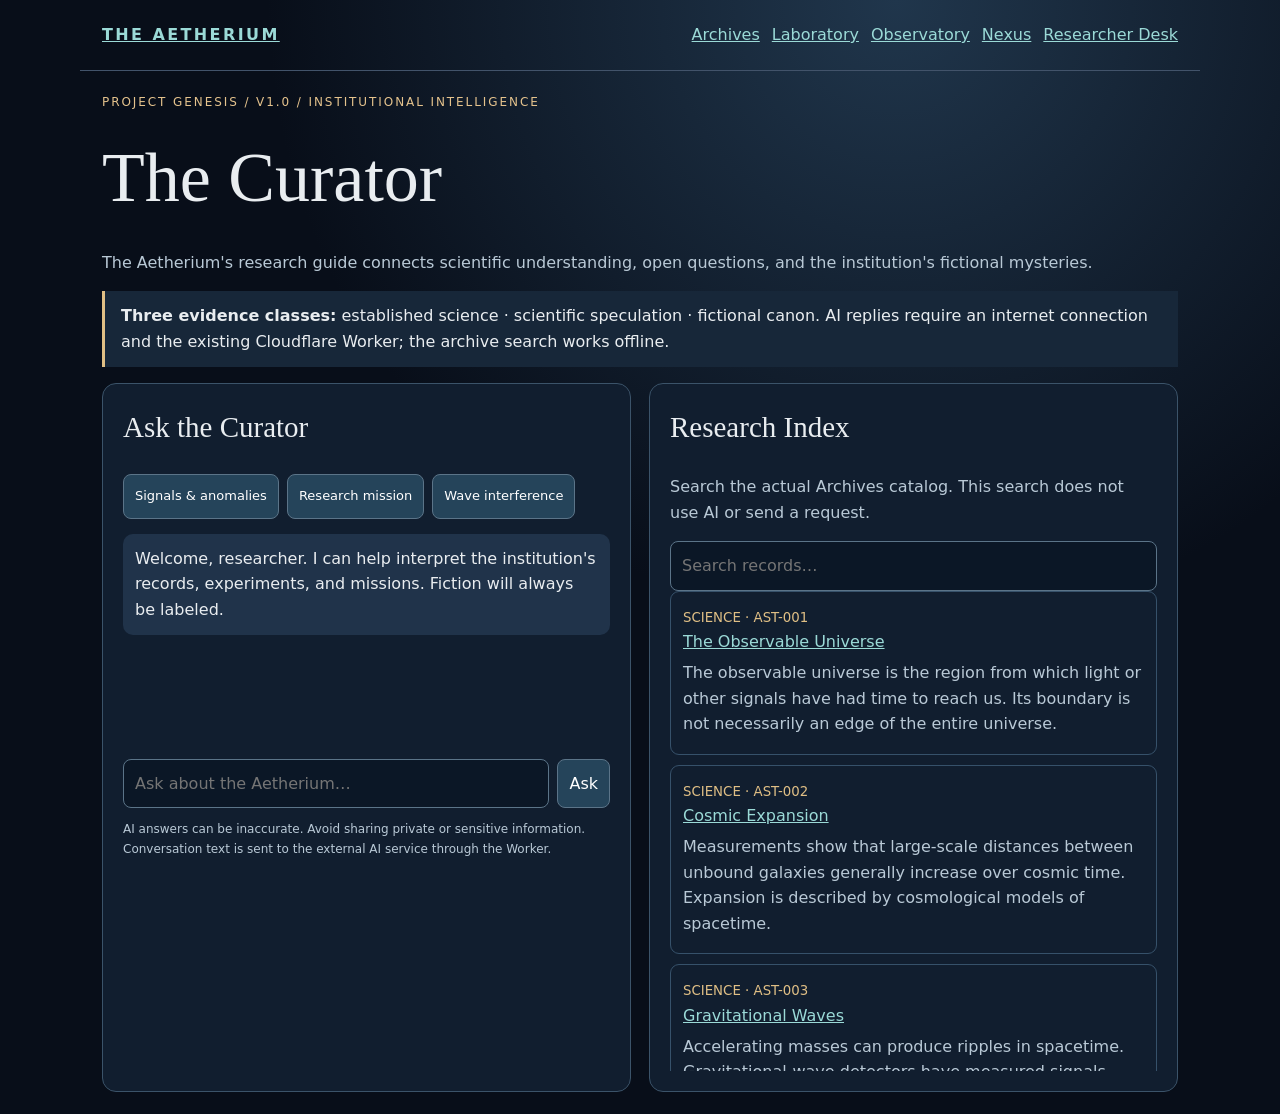
<file: curator.html>
<!doctype html><html lang="en"><head><meta charset="utf-8"><meta name="viewport" content="width=device-width,initial-scale=1"><title>The Curator — The Aetherium</title><style>
:root{color-scheme:dark}*{box-sizing:border-box}body{margin:0;background:radial-gradient(circle at 70% 0,#20364c,transparent 44%),#080e19;color:#e9edf0;font:16px/1.6 system-ui,sans-serif}header,main{max-width:1120px;margin:auto;padding:22px}header{display:flex;justify-content:space-between;gap:15px;flex-wrap:wrap;border-bottom:1px solid #42536a}nav{display:flex;gap:12px;flex-wrap:wrap}a{color:#9bdad7}h1,h2{font-family:Georgia,serif;font-weight:400}h1{font-size:clamp(38px,7vw,70px);margin:10px 0}h2{font-size:29px}p{color:#b9c9d6}.eyebrow{letter-spacing:.16em;text-transform:uppercase;color:#e5c38d;font-size:12px}.layout{display:grid;grid-template-columns:1fr 1fr;gap:18px}.panel{background:#111e2f;border:1px solid #3b5369;border-radius:14px;padding:20px}.panel h2{margin-top:0}.query{display:flex;gap:8px}input,button{font:inherit;border-radius:8px;border:1px solid #5b7488;background:#0b1726;color:white;padding:11px}input{min-width:0;flex:1}button{cursor:pointer;background:#25445a}button:hover{background:#315c74}button:disabled{opacity:.5}.messages{min-height:210px;max-height:440px;overflow:auto;display:flex;flex-direction:column;gap:10px;margin:15px 0}.msg{white-space:pre-wrap;padding:12px;background:#20334a;border-radius:10px}.msg.user{background:#403e51;align-self:flex-end}.results{display:grid;gap:10px;max-height:480px;overflow:auto}.result{border:1px solid #36516a;border-radius:9px;padding:12px}.result small{color:#e0bf85}.result p{margin:5px 0}.prompts{display:flex;flex-wrap:wrap;gap:8px;margin:12px 0}.prompts button{font-size:13px}.notice{padding:12px 16px;border-left:3px solid #e0bf85;background:#172739;margin:16px 0}.muted{font-size:12px;color:#b9c9d6}button:focus-visible,a:focus-visible,input:focus-visible{outline:2px solid #e0bf85;outline-offset:3px}@media(max-width:760px){.layout{grid-template-columns:1fr}.query{flex-wrap:wrap}}@media(prefers-reduced-motion:reduce){*{scroll-behavior:auto!important}}</style></head><body>
<header><a href="index.html" style="font-weight:bold;letter-spacing:.15em">THE AETHERIUM</a><nav aria-label="Institution navigation"><a href="archives.html">Archives</a><a href="laboratory.html">Laboratory</a><a href="observatory.html">Observatory</a><a href="nexus.html">Nexus</a><a href="researcher.html">Researcher Desk</a></nav></header>
<main><div class="eyebrow">Project Genesis / v1.0 / institutional intelligence</div><h1>The Curator</h1><p>The Aetherium's research guide connects scientific understanding, open questions, and the institution's fictional mysteries.</p><div class="notice"><strong>Three evidence classes:</strong> established science · scientific speculation · fictional canon. AI replies require an internet connection and the existing Cloudflare Worker; the archive search works offline.</div><div class="layout"><section class="panel"><h2>Ask the Curator</h2><div class="prompts"><button data-prompt="Explain gravitational waves and the First Anomaly, keeping science and fiction separate.">Signals &amp; anomalies</button><button data-prompt="How do I investigate the 43-second discrepancy in the Research Nexus?">Research mission</button><button data-prompt="How does wave interference work in the Laboratory?">Wave interference</button></div><div class="messages" id="messages" role="log" aria-live="polite"><div class="msg">Welcome, researcher. I can help interpret the institution's records, experiments, and missions. Fiction will always be labeled.</div></div><form class="query" id="askForm"><input id="question" required maxlength="4000" placeholder="Ask about the Aetherium…" aria-label="Ask the Curator"><button id="askButton" type="submit">Ask</button></form><p class="muted">AI answers can be inaccurate. Avoid sharing private or sensitive information. Conversation text is sent to the external AI service through the Worker.</p></section><section class="panel"><h2>Research Index</h2><p>Search the actual Archives catalog. This search does not use AI or send a request.</p><div class="query"><input id="catalogQuery" type="search" placeholder="Search records…" aria-label="Search archive records"></div><div class="results" id="results" aria-live="polite"></div></section></div></main><script src="curator-catalog.js"></script><script src="curator.js"></script></body></html>
</file>
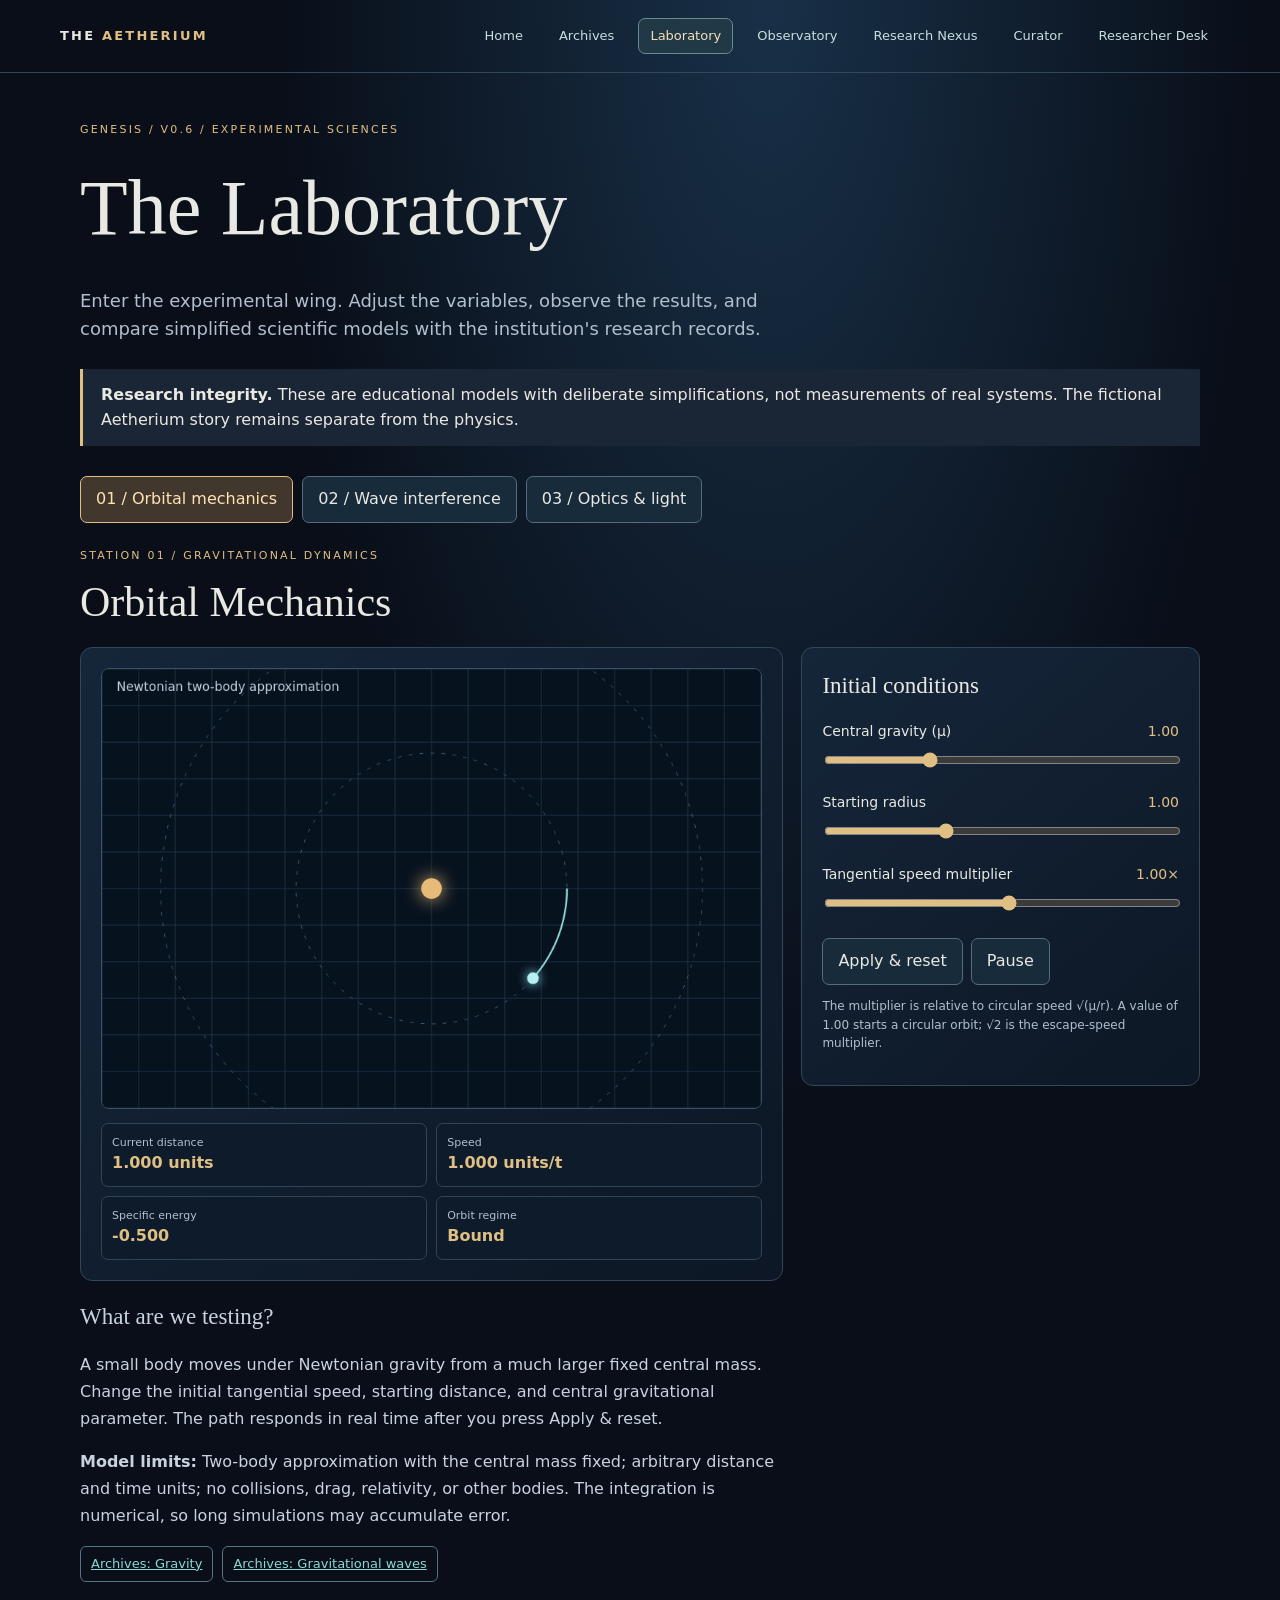
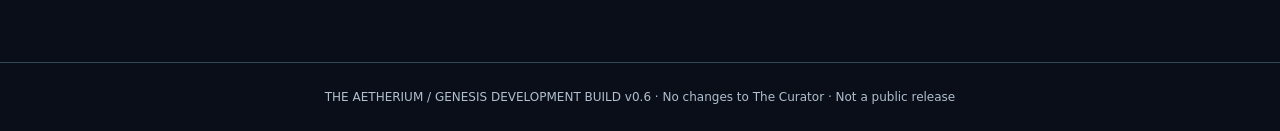
<file: laboratory.html>
<!doctype html><html lang="en"><head><meta charset="utf-8"><meta name="viewport" content="width=device-width,initial-scale=1"><meta name="theme-color" content="#090f1c"><title>The Laboratory — The Aetherium</title><style>
:root{color-scheme:dark;--bg:#090e18;--panel:#121d2c;--line:#33475a;--ink:#e9e9e3;--muted:#b1bfce;--gold:#e0bf85;--cyan:#8cd8d7}*{box-sizing:border-box}body{margin:0;background:radial-gradient(ellipse at 60% 0%,#183047,transparent 46%),var(--bg);color:var(--ink);font:16px/1.55 system-ui,-apple-system,sans-serif}a{color:var(--cyan)}header{padding:18px max(20px,calc((100vw - 1160px)/2));display:flex;justify-content:space-between;align-items:center;gap:14px;border-bottom:1px solid var(--line)}.brand{text-decoration:none;color:var(--ink);font-weight:700;letter-spacing:.17em;font-size:13px}.brand span{color:var(--gold)}.back{font-size:13px}main{max-width:1160px;margin:auto;padding:48px 20px 80px}.eyebrow{color:var(--gold);font-size:11px;letter-spacing:.2em;text-transform:uppercase}h1,h2,h3{font-family:Georgia,serif;font-weight:400}h1{font-size:clamp(42px,7vw,78px);margin:10px 0}h2{font-size:clamp(28px,4vw,42px);margin:6px 0 12px}h3{font-size:23px;margin:0 0 8px}.lead{max-width:760px;color:var(--muted);font-size:18px}.notice{border-left:3px solid var(--gold);padding:14px 18px;background:#1a2635;margin:26px 0 30px}.tabs{display:flex;flex-wrap:wrap;gap:9px;margin:24px 0}.tabs button,.action{font:inherit;cursor:pointer;border:1px solid #566b7e;background:#182b3b;color:var(--ink);padding:10px 15px;border-radius:7px}.tabs button[aria-selected=true]{border-color:var(--gold);background:#42372c;color:#ffe3b5}.station{display:none}.station.active{display:block}.station-layout{display:grid;grid-template-columns:minmax(0,1.5fr) minmax(270px,.85fr);gap:18px;align-items:start}.screen,.panel{border:1px solid var(--line);background:linear-gradient(140deg,#15263a,#0d1725);border-radius:12px;padding:20px}.screen canvas{width:100%;height:auto;aspect-ratio:1.5;display:block;background:#07121f;border:1px solid #395065;border-radius:8px}.readouts{display:grid;grid-template-columns:repeat(2,minmax(0,1fr));gap:9px;margin-top:14px}.readout{background:#0d1b2a;border:1px solid #304558;border-radius:7px;padding:10px}.readout small{display:block;color:var(--muted);font-size:11px}.readout strong{font-size:16px;color:var(--gold)}label{display:block;font-size:14px;margin:17px 0 7px}label output{float:right;color:var(--gold)}input[type=range]{width:100%;accent-color:var(--gold)}.buttons{display:flex;gap:8px;flex-wrap:wrap;margin-top:20px}.description{margin-top:18px;color:#c8d3de}.description p{line-height:1.7}.links{display:flex;gap:9px;flex-wrap:wrap}.links a{font-size:13px;border:1px solid #587385;padding:7px 10px;border-radius:6px}.small{font-size:12px;color:var(--muted)}footer{padding:25px;text-align:center;border-top:1px solid var(--line);color:var(--muted);font-size:12px}button:focus-visible,a:focus-visible,input:focus-visible{outline:2px solid var(--gold);outline-offset:3px}@media(max-width:780px){.station-layout{grid-template-columns:1fr}main{padding-top:28px}.screen,.panel{padding:14px}.readouts{grid-template-columns:repeat(2,minmax(0,1fr))}}@media(prefers-reduced-motion:reduce){*{scroll-behavior:auto!important}}</style><style id="genesis-shared">.genesis-nav{display:flex;gap:9px;flex-wrap:wrap;align-items:center;justify-content:flex-end}.genesis-nav a{font:500 12px/1.5 system-ui,sans-serif;text-decoration:none;color:#c2e4e7;border:1px solid #466477;padding:6px 9px;border-radius:6px}.genesis-nav a[aria-current="page"]{border-color:#e0bf85;color:#ffe4b6;background:#283341}.genesis-nav a:hover{background:#273f52}.genesis-nav a:focus-visible{outline:2px solid #e0bf85;outline-offset:3px}html{scroll-behavior:smooth}@media(prefers-reduced-motion:reduce){html{scroll-behavior:auto!important}}@media(max-width:650px){.genesis-nav{justify-content:flex-start}.genesis-nav a{font-size:11px;padding:5px 7px}header{flex-wrap:wrap}}</style><link rel="stylesheet" href="genesis-nav.css"></head><body>
<header><a class="brand" href="index.html">THE <span>AETHERIUM</span></a><nav class="genesis-nav" aria-label="Research divisions"><a href="index.html">Home</a><a href="archives.html">Archives</a><a href="laboratory.html">Laboratory</a><a href="observatory.html">Observatory</a><a href="nexus.html">Research Nexus</a><a href="curator.html">Curator</a><a href="researcher.html">Researcher Desk</a></nav></header><main><div class="eyebrow">Genesis / v0.6 / Experimental Sciences</div><h1>The Laboratory</h1><p class="lead">Enter the experimental wing. Adjust the variables, observe the results, and compare simplified scientific models with the institution's research records.</p><div class="notice"><strong>Research integrity.</strong> These are educational models with deliberate simplifications, not measurements of real systems. The fictional Aetherium story remains separate from the physics.</div>
<div class="tabs" role="tablist" aria-label="Laboratory stations"><button id="tab-orbit" role="tab" aria-selected="true" aria-controls="station-orbit" data-station="orbit">01 / Orbital mechanics</button><button id="tab-wave" role="tab" aria-selected="false" aria-controls="station-wave" data-station="wave">02 / Wave interference</button><button id="tab-light" role="tab" aria-selected="false" aria-controls="station-light" data-station="light">03 / Optics & light</button></div>
<section class="station active" id="station-orbit" role="tabpanel" aria-labelledby="tab-orbit"><div class="eyebrow">Station 01 / Gravitational dynamics</div><h2>Orbital Mechanics</h2><div class="station-layout"><div><div class="screen"><canvas id="orbitCanvas" width="900" height="600" aria-label="Animated orbit of a test body around a central mass"></canvas><div class="readouts"><div class="readout"><small>Current distance</small><strong id="orbitDist">—</strong></div><div class="readout"><small>Speed</small><strong id="orbitSpeed">—</strong></div><div class="readout"><small>Specific energy</small><strong id="orbitEnergy">—</strong></div><div class="readout"><small>Orbit regime</small><strong id="orbitType">—</strong></div></div></div><div class="description"><h3>What are we testing?</h3><p>A small body moves under Newtonian gravity from a much larger fixed central mass. Change the initial tangential speed, starting distance, and central gravitational parameter. The path responds in real time after you press Apply & reset.</p><p><strong>Model limits:</strong> Two-body approximation with the central mass fixed; arbitrary distance and time units; no collisions, drag, relativity, or other bodies. The integration is numerical, so long simulations may accumulate error.</p><div class="links"><a href="archives.html#PHY-001">Archives: Gravity</a><a href="archives.html#AST-003">Archives: Gravitational waves</a></div></div></div><aside class="panel"><h3>Initial conditions</h3><label for="mass">Central gravity (μ) <output id="massOut">1.00</output></label><input id="mass" type="range" min="0.4" max="2.5" step="0.05" value="1"><label for="radius">Starting radius <output id="radiusOut">1.00</output></label><input id="radius" type="range" min="0.6" max="1.8" step="0.05" value="1"><label for="velocity">Tangential speed multiplier <output id="velocityOut">1.00×</output></label><input id="velocity" type="range" min="0.3" max="1.65" step="0.05" value="1"><div class="buttons"><button class="action" id="orbitApply">Apply & reset</button><button class="action" id="orbitPause">Pause</button></div><p class="small">The multiplier is relative to circular speed √(μ/r). A value of 1.00 starts a circular orbit; √2 is the escape-speed multiplier.</p></aside></div></section>
<section class="station" id="station-wave" role="tabpanel" aria-labelledby="tab-wave" hidden><div class="eyebrow">Station 02 / Superposition</div><h2>Wave Interference</h2><div class="station-layout"><div><div class="screen"><canvas id="waveCanvas" width="900" height="600" aria-label="Two sine waves and their superposed waveform"></canvas><div class="readouts"><div class="readout"><small>Phase difference</small><strong id="wavePhase">—</strong></div><div class="readout"><small>Combined peak amplitude</small><strong id="wavePeak">—</strong></div></div></div><div class="description"><h3>What are we testing?</h3><p>Two ideal sine waves with the same frequency overlap. Their displacements add point by point. At zero phase difference they reinforce each other; at 180° they cancel when their amplitudes match.</p><p><strong>Model limits:</strong> One-dimensional, coherent, equal-frequency sinusoidal signals with no damping or dispersion. This does not model a physical double-slit apparatus.</p><div class="links"><a href="archives.html#PHY-002">Archives: Quantum mechanics</a><a href="archives.html#MTH-001">Archives: Mathematical systems</a></div></div></div><aside class="panel"><h3>Signal controls</h3><label for="freq">Frequency (cycles across screen) <output id="freqOut">3.0</output></label><input id="freq" type="range" min="1" max="8" step="0.5" value="3"><label for="amp1">Wave A amplitude <output id="amp1Out">1.00</output></label><input id="amp1" type="range" min="0" max="1.5" step="0.05" value="1"><label for="amp2">Wave B amplitude <output id="amp2Out">1.00</output></label><input id="amp2" type="range" min="0" max="1.5" step="0.05" value="1"><label for="phase">Phase difference <output id="phaseOut">0°</output></label><input id="phase" type="range" min="0" max="360" step="5" value="0"><div class="buttons"><button class="action" id="waveReset">Reset waves</button></div><p class="small">Cyan = wave A · Gold = wave B · White = their sum. The peak is calculated analytically.</p></aside></div></section>
<section class="station" id="station-light" role="tabpanel" aria-labelledby="tab-light" hidden><div class="eyebrow">Station 03 / Refraction</div><h2>Optics & Light</h2><div class="station-layout"><div><div class="screen"><canvas id="lightCanvas" width="900" height="600" aria-label="Ray diagram of light refracting or totally internally reflecting at a flat boundary"></canvas><div class="readouts"><div class="readout"><small>Incident angle</small><strong id="lightIncident">—</strong></div><div class="readout"><small>Transmitted angle</small><strong id="lightRefracted">—</strong></div><div class="readout"><small>Approx. visible color</small><strong id="lightColor">—</strong></div><div class="readout"><small>Behavior</small><strong id="lightState">—</strong></div></div></div><div class="description"><h3>What are we testing?</h3><p>A light ray meets a flat boundary between two ideal transparent media. Snell's law relates the angles through n₁ sin θ₁ = n₂ sin θ₂. When light travels from higher to lower refractive index, total internal reflection can occur.</p><p><strong>Model limits:</strong> Ideal geometric rays, fixed refractive indices, no absorption or wavelength-dependent dispersion. Wavelength changes the illustrative color only; it does not change the indices in this model.</p><div class="links"><a href="archives.html#PHY-003">Archives: Fundamental interactions</a><a href="archives.html#PHY-002">Archives: Quantum mechanics</a></div></div></div><aside class="panel"><h3>Optical controls</h3><label for="angle">Incident angle <output id="angleOut">35°</output></label><input id="angle" type="range" min="0" max="85" step="1" value="35"><label for="n1">Medium 1 index (n₁) <output id="n1Out">1.00</output></label><input id="n1" type="range" min="1" max="2" step="0.05" value="1"><label for="n2">Medium 2 index (n₂) <output id="n2Out">1.50</output></label><input id="n2" type="range" min="1" max="2" step="0.05" value="1.5"><label for="wavelength">Wavelength (nm) <output id="wavelengthOut">550</output></label><input id="wavelength" type="range" min="380" max="700" step="5" value="550"><div class="buttons"><button class="action" id="lightReset">Reset optics</button></div><p class="small">Try n₁ = 1.50, n₂ = 1.00, and an incident angle above 42° to observe total internal reflection.</p></aside></div></section>
</main><footer>THE AETHERIUM / GENESIS DEVELOPMENT BUILD v0.6 · No changes to The Curator · Not a public release</footer><script src="laboratory.js" defer></script><script src="genesis-ui.js"></script></body></html>
</file>
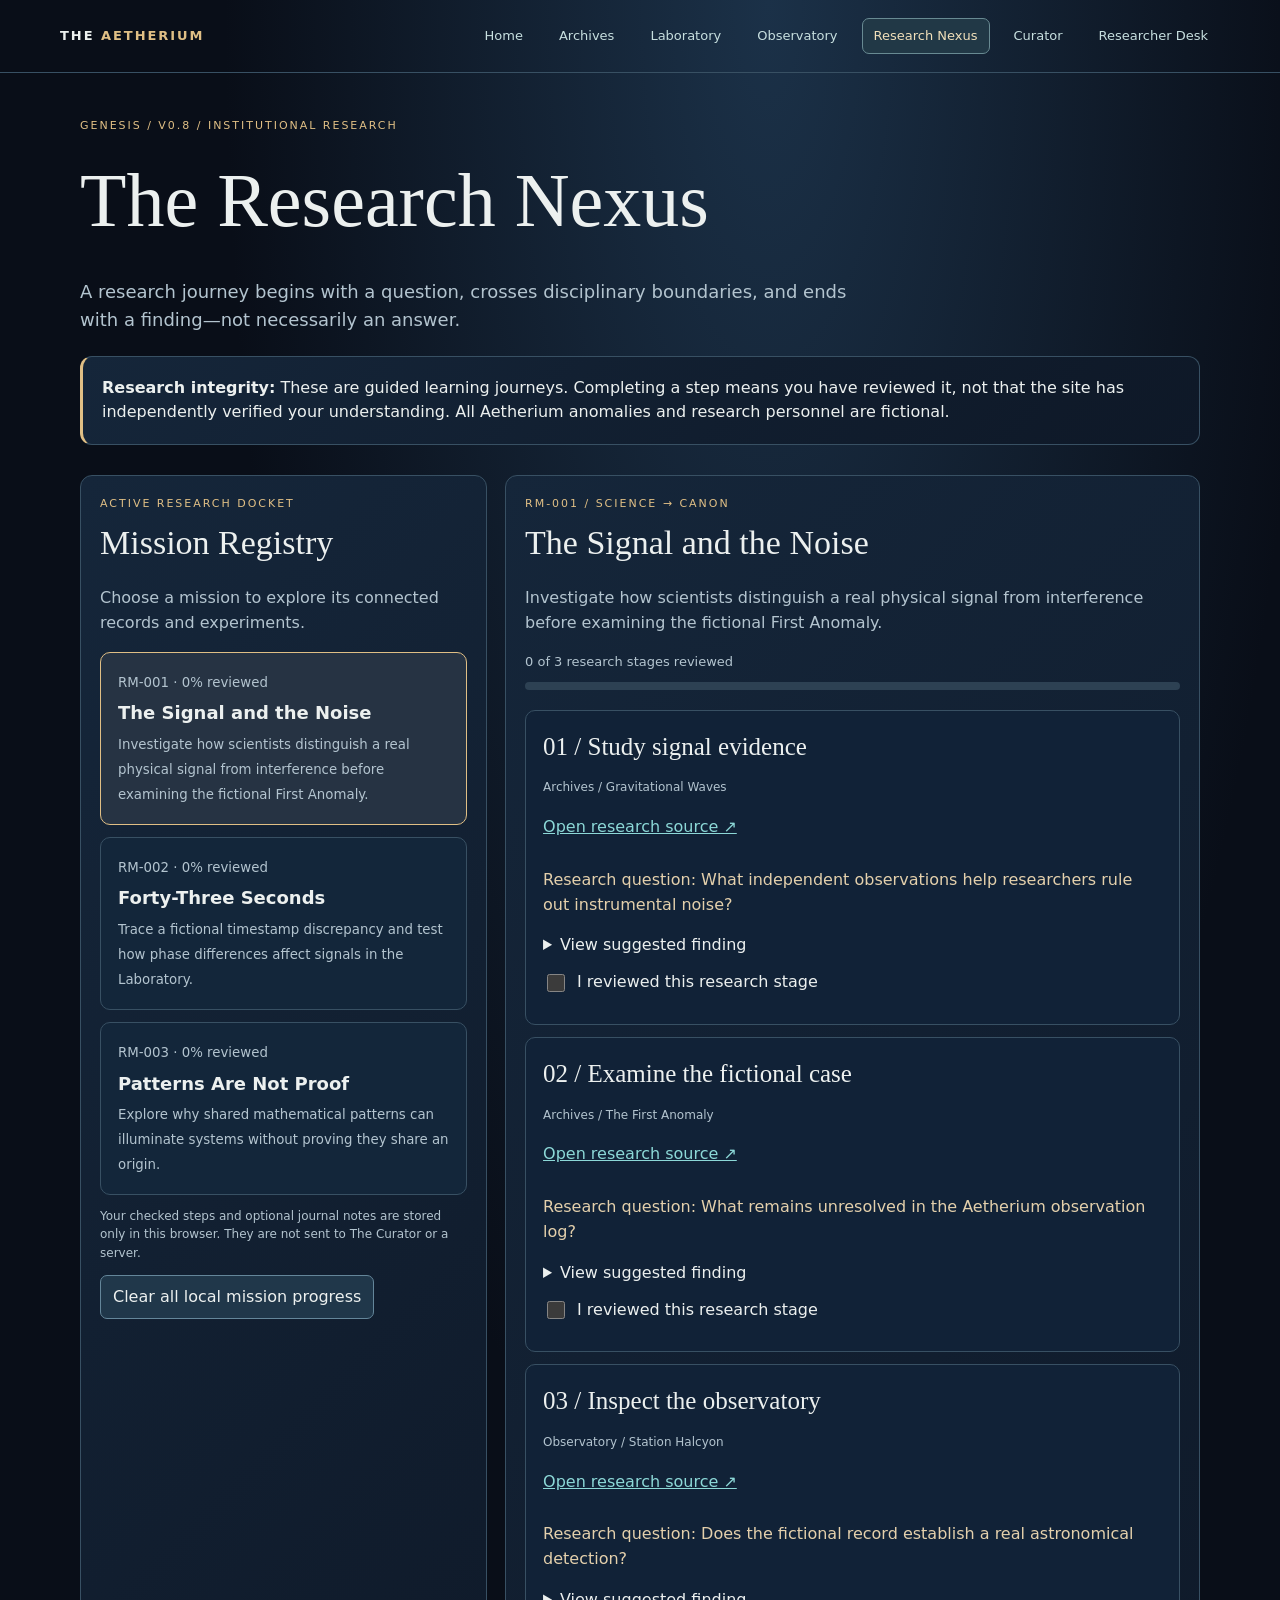
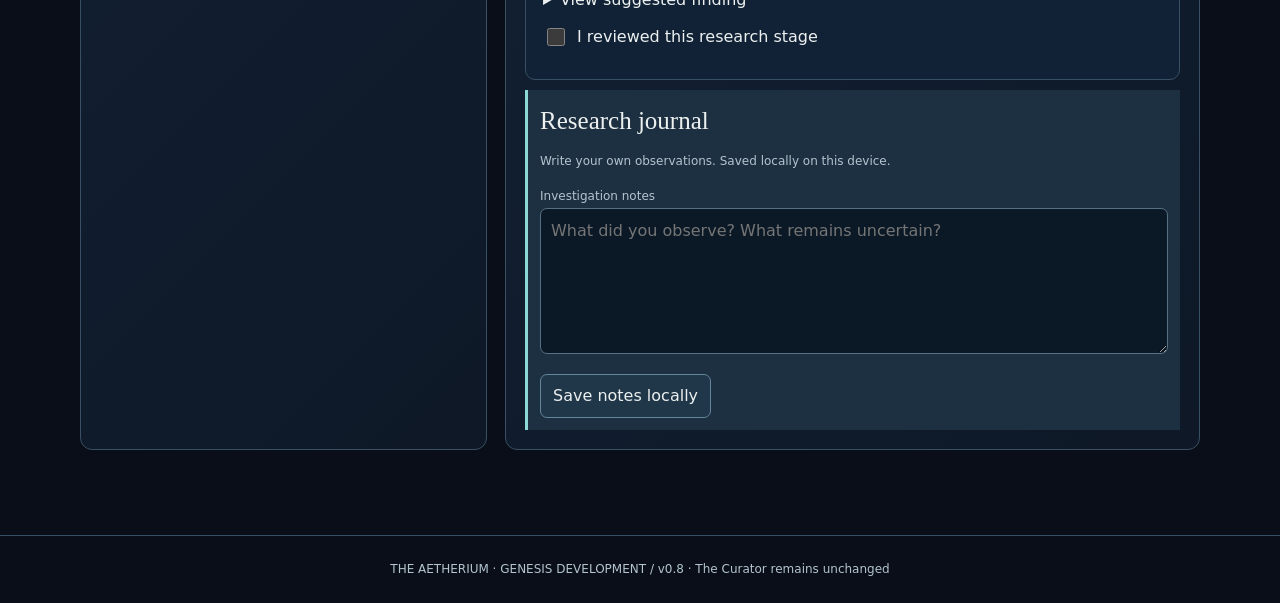
<file: nexus.html>
<!doctype html><html lang="en"><head><meta charset="utf-8"><meta name="viewport" content="width=device-width,initial-scale=1"><meta name="theme-color" content="#090e18"><title>Research Nexus — The Aetherium</title><style>
:root{color-scheme:dark;--ink:#ecf0ef;--muted:#b3c4cf;--line:#385063;--gold:#e0bf85;--cyan:#8cd8d7}*{box-sizing:border-box}body{margin:0;background:radial-gradient(ellipse at 60% 0,#1b3148,transparent 50%),#090e18;color:var(--ink);font:16px/1.55 system-ui,-apple-system,sans-serif}a{color:var(--cyan)}header{display:flex;justify-content:space-between;gap:12px;align-items:center;padding:18px max(20px,calc((100vw - 1160px)/2));border-bottom:1px solid var(--line)}.brand{color:var(--ink);text-decoration:none;font-size:13px;font-weight:700;letter-spacing:.15em}.brand span{color:var(--gold)}nav{display:flex;flex-wrap:wrap;gap:14px;font-size:13px}main{max-width:1160px;margin:auto;padding:44px 20px 85px}.eyebrow{color:var(--gold);font-size:11px;letter-spacing:.18em;text-transform:uppercase}h1,h2,h3{font-family:Georgia,serif;font-weight:400}h1{font-size:clamp(42px,7vw,76px);margin:8px 0}h2{font-size:34px;margin:5px 0 12px}h3{font-size:25px;margin:0}.lead{max-width:770px;color:var(--muted);font-size:18px}.notice,.panel{background:linear-gradient(135deg,#15263a,#0e1827);border:1px solid var(--line);border-radius:12px;padding:19px}.notice{border-left:3px solid var(--gold);margin:22px 0 30px}.layout{display:grid;grid-template-columns:minmax(260px,.82fr) minmax(0,1.4fr);gap:18px}.missions{display:grid;gap:12px}.mission{display:block;width:100%;text-align:left;cursor:pointer;background:#13263a;color:var(--ink);border:1px solid var(--line);padding:17px;border-radius:10px;font:inherit}.mission[aria-pressed=true]{border-color:var(--gold);background:#263343}.mission strong{display:block;font-size:18px;margin:5px 0}.mission small{color:var(--muted)}.progress{height:8px;border-radius:99px;background:#2d4153;overflow:hidden;margin:10px 0}.progress>div{height:100%;background:#91cfc7;transition:width .2s}.steps{display:grid;gap:12px;margin-top:20px}.step{background:#112237;border:1px solid var(--line);padding:17px;border-radius:10px}.step.done{border-color:#729d91}.step-top{display:flex;justify-content:space-between;align-items:center;gap:10px}.step p,.muted{color:var(--muted)}.step .prompt{color:#e4d0ac}.step a{display:inline-block;margin:6px 0 12px}.check{display:flex;align-items:center;gap:9px;margin:12px 0;cursor:pointer}.check input{width:18px;height:18px;accent-color:#8cd8d7}.action{background:#20374a;border:1px solid #64869a;color:var(--ink);border-radius:7px;padding:9px 12px;cursor:pointer;font:inherit}.status{font-size:13px;color:var(--muted)}.brief{padding:12px;background:#1d3042;border-left:3px solid var(--cyan);margin-top:10px}.hidden{display:none}.small{font-size:12px;color:var(--muted)}footer{text-align:center;padding:24px;border-top:1px solid var(--line);font-size:12px;color:var(--muted)}:focus-visible{outline:2px solid var(--gold);outline-offset:3px}@media(max-width:760px){.layout{grid-template-columns:1fr}main{padding-top:25px}}</style><style id="genesis-shared">.genesis-nav{display:flex;gap:9px;flex-wrap:wrap;align-items:center;justify-content:flex-end}.genesis-nav a{font:500 12px/1.5 system-ui,sans-serif;text-decoration:none;color:#c2e4e7;border:1px solid #466477;padding:6px 9px;border-radius:6px}.genesis-nav a[aria-current="page"]{border-color:#e0bf85;color:#ffe4b6;background:#283341}.genesis-nav a:hover{background:#273f52}.genesis-nav a:focus-visible{outline:2px solid #e0bf85;outline-offset:3px}html{scroll-behavior:smooth}@media(prefers-reduced-motion:reduce){html{scroll-behavior:auto!important}}@media(max-width:650px){.genesis-nav{justify-content:flex-start}.genesis-nav a{font-size:11px;padding:5px 7px}header{flex-wrap:wrap}}</style><link rel="stylesheet" href="genesis-nav.css"></head><body>
<header><a class="brand" href="index.html">THE <span>AETHERIUM</span></a><nav class="genesis-nav" aria-label="Research divisions"><a href="index.html">Home</a><a href="archives.html">Archives</a><a href="laboratory.html">Laboratory</a><a href="observatory.html">Observatory</a><a href="nexus.html">Research Nexus</a><a href="curator.html">Curator</a><a href="researcher.html">Researcher Desk</a></nav></header><main><div class="eyebrow">Genesis / v0.8 / Institutional Research</div><h1>The Research Nexus</h1><p class="lead">A research journey begins with a question, crosses disciplinary boundaries, and ends with a finding—not necessarily an answer.</p><div class="notice"><strong>Research integrity:</strong> These are guided learning journeys. Completing a step means you have reviewed it, not that the site has independently verified your understanding. All Aetherium anomalies and research personnel are fictional.</div><div class="layout"><aside class="panel"><div class="eyebrow">Active research docket</div><h2>Mission Registry</h2><p class="muted">Choose a mission to explore its connected records and experiments.</p><div id="missionList" class="missions"></div><p class="small">Your checked steps and optional journal notes are stored only in this browser. They are not sent to The Curator or a server.</p><button class="action" id="clearProgress">Clear all local mission progress</button></aside><section class="panel" aria-live="polite"><div class="eyebrow" id="missionCategory">Research docket</div><h2 id="missionTitle">Select a mission</h2><p class="muted" id="missionSummary"></p><div class="status" id="missionStatus"></div><div class="progress" role="progressbar" aria-label="Mission progress" aria-valuemin="0" aria-valuemax="100" aria-valuenow="0" id="progress"><div id="progressFill" style="width:0%"></div></div><div id="steps" class="steps"></div><div class="brief"><h3>Research journal</h3><p class="small">Write your own observations. Saved locally on this device.</p><label for="journal" class="small">Investigation notes</label><textarea id="journal" rows="5" style="width:100%;background:#0b1927;color:#eaf1ef;border:1px solid #567084;border-radius:7px;padding:10px;font:inherit" placeholder="What did you observe? What remains uncertain?"></textarea><p id="saveStatus" class="small" role="status"></p><button class="action" id="saveNotes">Save notes locally</button></div></section></div></main><footer>THE AETHERIUM · GENESIS DEVELOPMENT / v0.8 · The Curator remains unchanged</footer><script src="nexus-data.js"></script><script src="nexus.js"></script><script src="genesis-ui.js"></script></body></html>
</file>
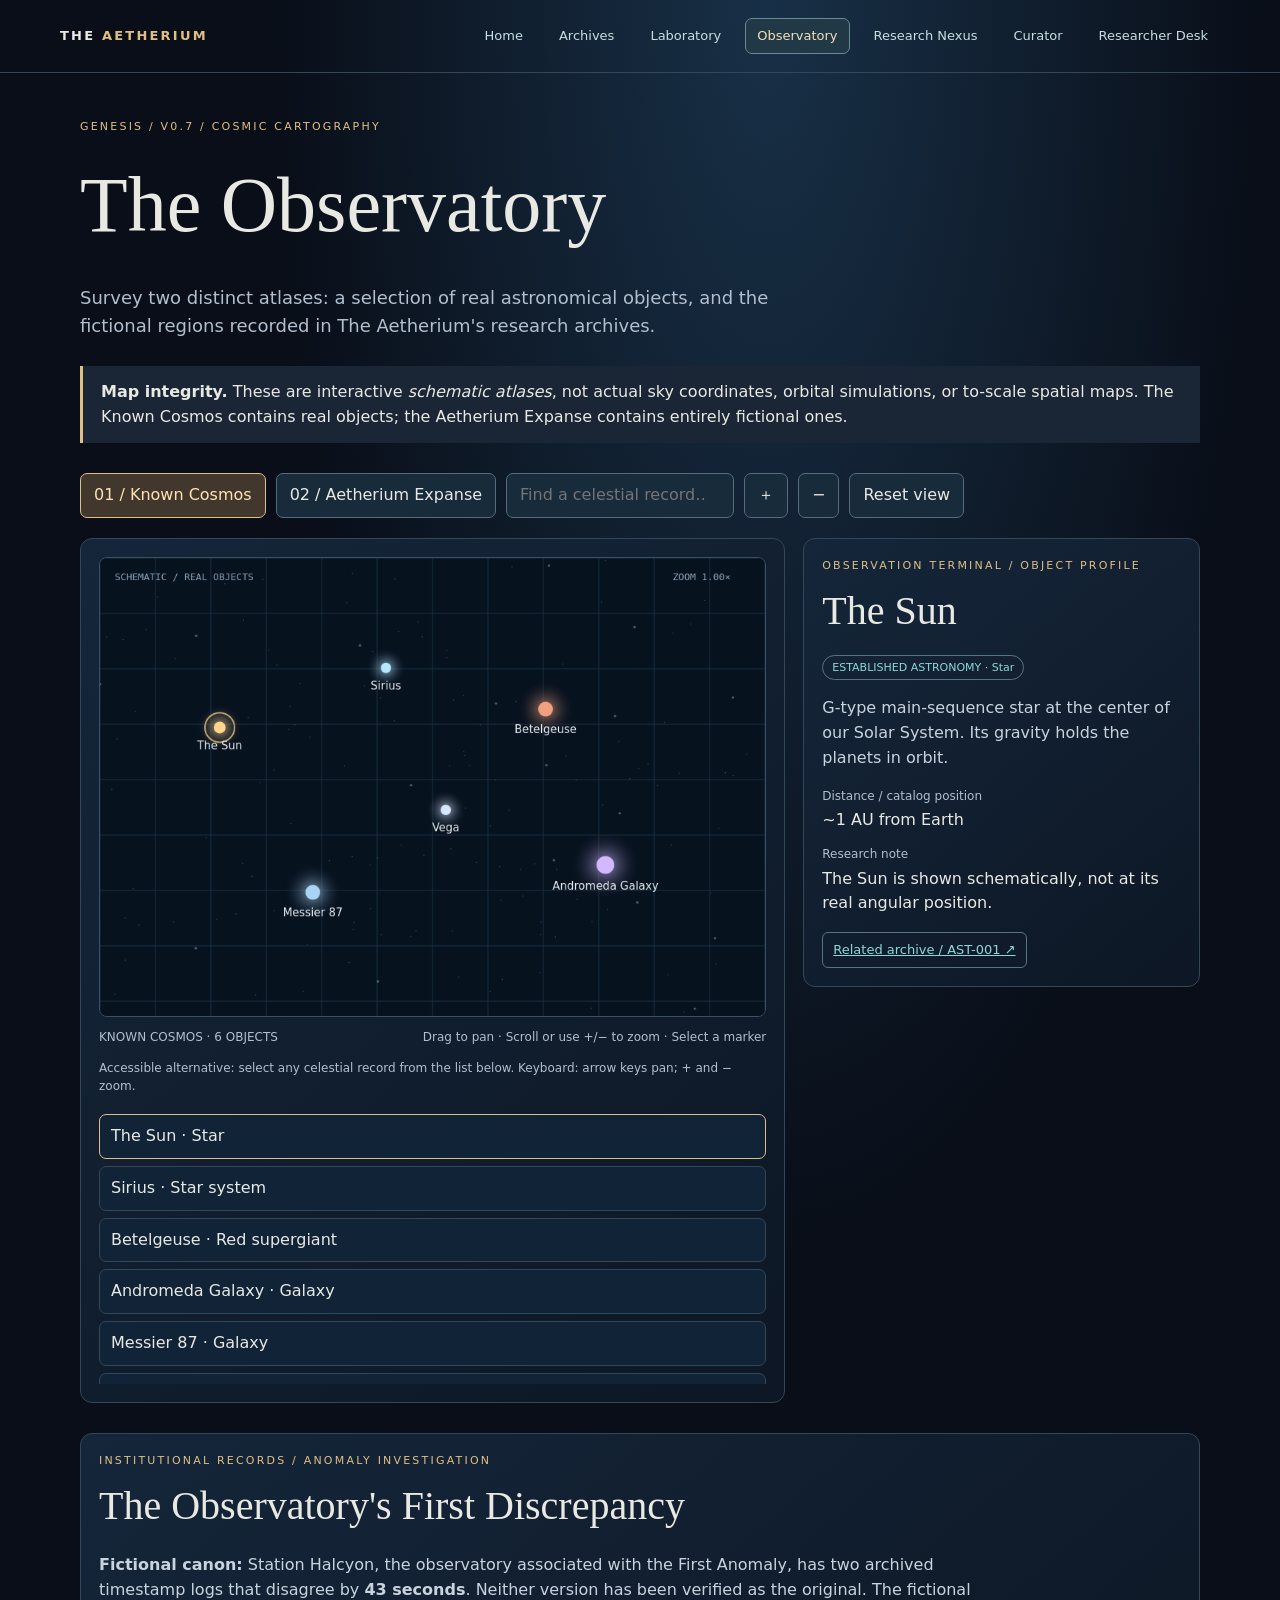
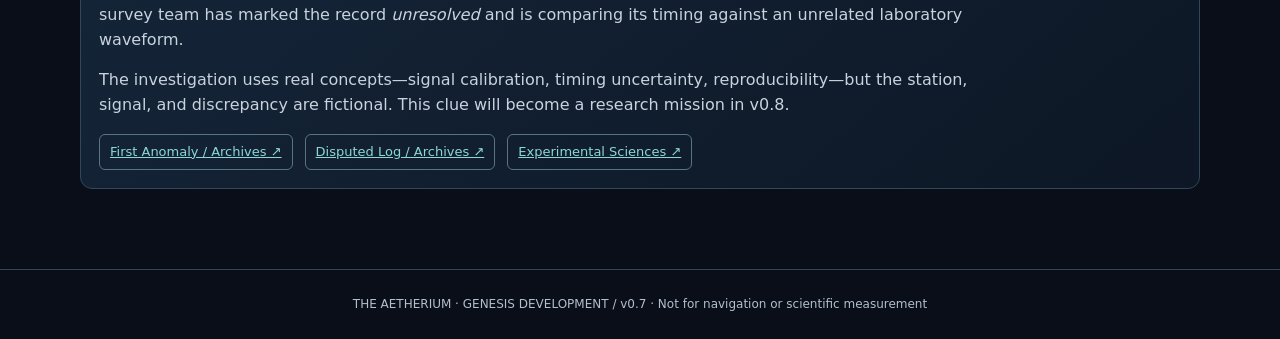
<file: observatory.html>
<!doctype html><html lang="en"><head><meta charset="utf-8"><meta name="viewport" content="width=device-width,initial-scale=1"><meta name="theme-color" content="#090f1c"><title>The Observatory — The Aetherium</title><style>
:root{color-scheme:dark;--bg:#090e18;--panel:#121d2c;--line:#33475a;--ink:#e9e9e3;--muted:#b1bfce;--gold:#e0bf85;--cyan:#8cd8d7}*{box-sizing:border-box}body{margin:0;background:radial-gradient(ellipse at 60% 0%,#183047,transparent 46%),var(--bg);color:var(--ink);font:16px/1.55 system-ui,-apple-system,sans-serif}a{color:var(--cyan)}header{padding:18px max(20px,calc((100vw - 1160px)/2));display:flex;justify-content:space-between;align-items:center;gap:14px;border-bottom:1px solid var(--line)}.brand{text-decoration:none;color:var(--ink);font-weight:700;letter-spacing:.17em;font-size:13px}.brand span{color:var(--gold)}.back{font-size:13px}main{max-width:1160px;margin:auto;padding:45px 20px 80px}.eyebrow{color:var(--gold);font-size:11px;letter-spacing:.2em;text-transform:uppercase}h1,h2,h3{font-family:Georgia,serif;font-weight:400}h1{font-size:clamp(42px,7vw,78px);margin:10px 0}h2{font-size:clamp(28px,4vw,40px);margin:6px 0 12px}h3{font-size:27px;margin:0 0 8px}.lead{max-width:760px;color:var(--muted);font-size:18px}.notice{border-left:3px solid var(--gold);padding:14px 18px;background:#1a2635;margin:26px 0 30px}.toolbar{display:flex;flex-wrap:wrap;align-items:center;gap:10px;margin:20px 0}.toolbar button,.toolbar select,.toolbar input,.action{font:inherit;cursor:pointer;border:1px solid #566b7e;background:#182b3b;color:var(--ink);padding:9px 13px;border-radius:7px}.toolbar button[aria-pressed=true]{border-color:var(--gold);background:#42372c;color:#ffe3b5}.toolbar input{cursor:text;min-width:190px}.layout{display:grid;grid-template-columns:minmax(0,1.6fr) minmax(290px,.9fr);gap:18px;align-items:start}.screen,.panel{border:1px solid var(--line);background:linear-gradient(140deg,#15263a,#0d1725);border-radius:12px;padding:18px}.screen canvas{width:100%;height:auto;aspect-ratio:1.45;display:block;background:#07121f;border:1px solid #395065;border-radius:8px;touch-action:none;cursor:grab}.screen canvas:active{cursor:grabbing}.legend{display:flex;justify-content:space-between;gap:12px;flex-wrap:wrap;color:var(--muted);font-size:12px;margin-top:11px}.panel p{color:#c8d3de}.pill{display:inline-block;border:1px solid #587385;border-radius:30px;padding:3px 9px;font-size:11px;color:var(--cyan)}.details{min-height:300px}.details dt{font-size:12px;color:var(--muted);margin-top:12px}.details dd{margin:3px 0 0}.small{font-size:12px;color:var(--muted)}.list{display:grid;gap:7px;margin-top:18px;max-height:270px;overflow:auto}.list button{font:inherit;text-align:left;cursor:pointer;background:#102337;border:1px solid #33475a;border-radius:7px;color:var(--ink);padding:9px 11px}.list button[aria-current=true]{border-color:var(--gold)}.links{display:flex;gap:12px;flex-wrap:wrap}.links a{font-size:13px;border:1px solid #587385;padding:7px 10px;border-radius:6px}.story{margin-top:30px}.story p{max-width:900px;color:#c8d3de}footer{padding:25px;text-align:center;border-top:1px solid var(--line);color:var(--muted);font-size:12px}button:focus-visible,a:focus-visible,input:focus-visible,canvas:focus-visible{outline:2px solid var(--gold);outline-offset:3px}@media(max-width:800px){.layout{grid-template-columns:1fr}main{padding-top:28px}.screen,.panel{padding:13px}}@media(prefers-reduced-motion:reduce){*{scroll-behavior:auto!important}}</style><style id="genesis-shared">.genesis-nav{display:flex;gap:9px;flex-wrap:wrap;align-items:center;justify-content:flex-end}.genesis-nav a{font:500 12px/1.5 system-ui,sans-serif;text-decoration:none;color:#c2e4e7;border:1px solid #466477;padding:6px 9px;border-radius:6px}.genesis-nav a[aria-current="page"]{border-color:#e0bf85;color:#ffe4b6;background:#283341}.genesis-nav a:hover{background:#273f52}.genesis-nav a:focus-visible{outline:2px solid #e0bf85;outline-offset:3px}html{scroll-behavior:smooth}@media(prefers-reduced-motion:reduce){html{scroll-behavior:auto!important}}@media(max-width:650px){.genesis-nav{justify-content:flex-start}.genesis-nav a{font-size:11px;padding:5px 7px}header{flex-wrap:wrap}}</style><link rel="stylesheet" href="genesis-nav.css"></head><body>
<header><a class="brand" href="index.html">THE <span>AETHERIUM</span></a><nav class="genesis-nav" aria-label="Research divisions"><a href="index.html">Home</a><a href="archives.html">Archives</a><a href="laboratory.html">Laboratory</a><a href="observatory.html">Observatory</a><a href="nexus.html">Research Nexus</a><a href="curator.html">Curator</a><a href="researcher.html">Researcher Desk</a></nav></header>
<main><div class="eyebrow">Genesis / v0.7 / Cosmic Cartography</div><h1>The Observatory</h1><p class="lead">Survey two distinct atlases: a selection of real astronomical objects, and the fictional regions recorded in The Aetherium's research archives.</p>
<div class="notice"><strong>Map integrity.</strong> These are interactive <em>schematic atlases</em>, not actual sky coordinates, orbital simulations, or to-scale spatial maps. The Known Cosmos contains real objects; the Aetherium Expanse contains entirely fictional ones.</div>
<div class="toolbar" role="group" aria-label="Select atlas"><button id="realTab" aria-pressed="true">01 / Known Cosmos</button><button id="fictionTab" aria-pressed="false">02 / Aetherium Expanse</button><input id="search" type="search" placeholder="Find a celestial record…" aria-label="Search celestial objects"><button id="zoomIn" aria-label="Zoom in">＋</button><button id="zoomOut" aria-label="Zoom out">−</button><button id="reset" aria-label="Reset map view">Reset view</button></div>
<div class="layout"><section class="screen" aria-label="Interactive astronomical atlas"><canvas id="sky" width="900" height="620" tabindex="0" role="img" aria-label="Schematic celestial atlas. Select an object by clicking its marker, or use the object list to navigate."></canvas><div class="legend"><span id="layerStatus">KNOWN COSMOS · 6 OBJECTS</span><span>Drag to pan · Scroll or use +/− to zoom · Select a marker</span></div><p class="small">Accessible alternative: select any celestial record from the list below. Keyboard: arrow keys pan; + and − zoom.</p><div class="list" id="objectList" aria-label="Celestial records"></div></section>
<aside class="panel details" aria-live="polite"><div class="eyebrow">Observation terminal / object profile</div><h2 id="profileName">Select a record</h2><span class="pill" id="profileType">Awaiting selection</span><p id="profileFacts">Select a marker on the atlas or choose a record from the list.</p><dl><dt>Distance / catalog position</dt><dd id="profileDistance">—</dd><dt>Research note</dt><dd id="profileNote">—</dd></dl><div class="links" id="profileLinks"></div></aside></div>
<section class="panel story"><div class="eyebrow">Institutional records / anomaly investigation</div><h2>The Observatory's First Discrepancy</h2><p><strong>Fictional canon:</strong> Station Halcyon, the observatory associated with the First Anomaly, has two archived timestamp logs that disagree by <strong>43 seconds</strong>. Neither version has been verified as the original. The fictional survey team has marked the record <em>unresolved</em> and is comparing its timing against an unrelated laboratory waveform.</p><p>The investigation uses real concepts—signal calibration, timing uncertainty, reproducibility—but the station, signal, and discrepancy are fictional. This clue will become a research mission in v0.8.</p><div class="links"><a href="archives.html#AET-001">First Anomaly / Archives ↗</a><a href="archives.html#AET-003">Disputed Log / Archives ↗</a><a href="laboratory.html">Experimental Sciences ↗</a></div></section>
</main><footer>THE AETHERIUM · GENESIS DEVELOPMENT / v0.7 · Not for navigation or scientific measurement</footer><script src="observatory-data.js"></script><script src="observatory.js"></script><script src="genesis-ui.js"></script></body></html>
</file>
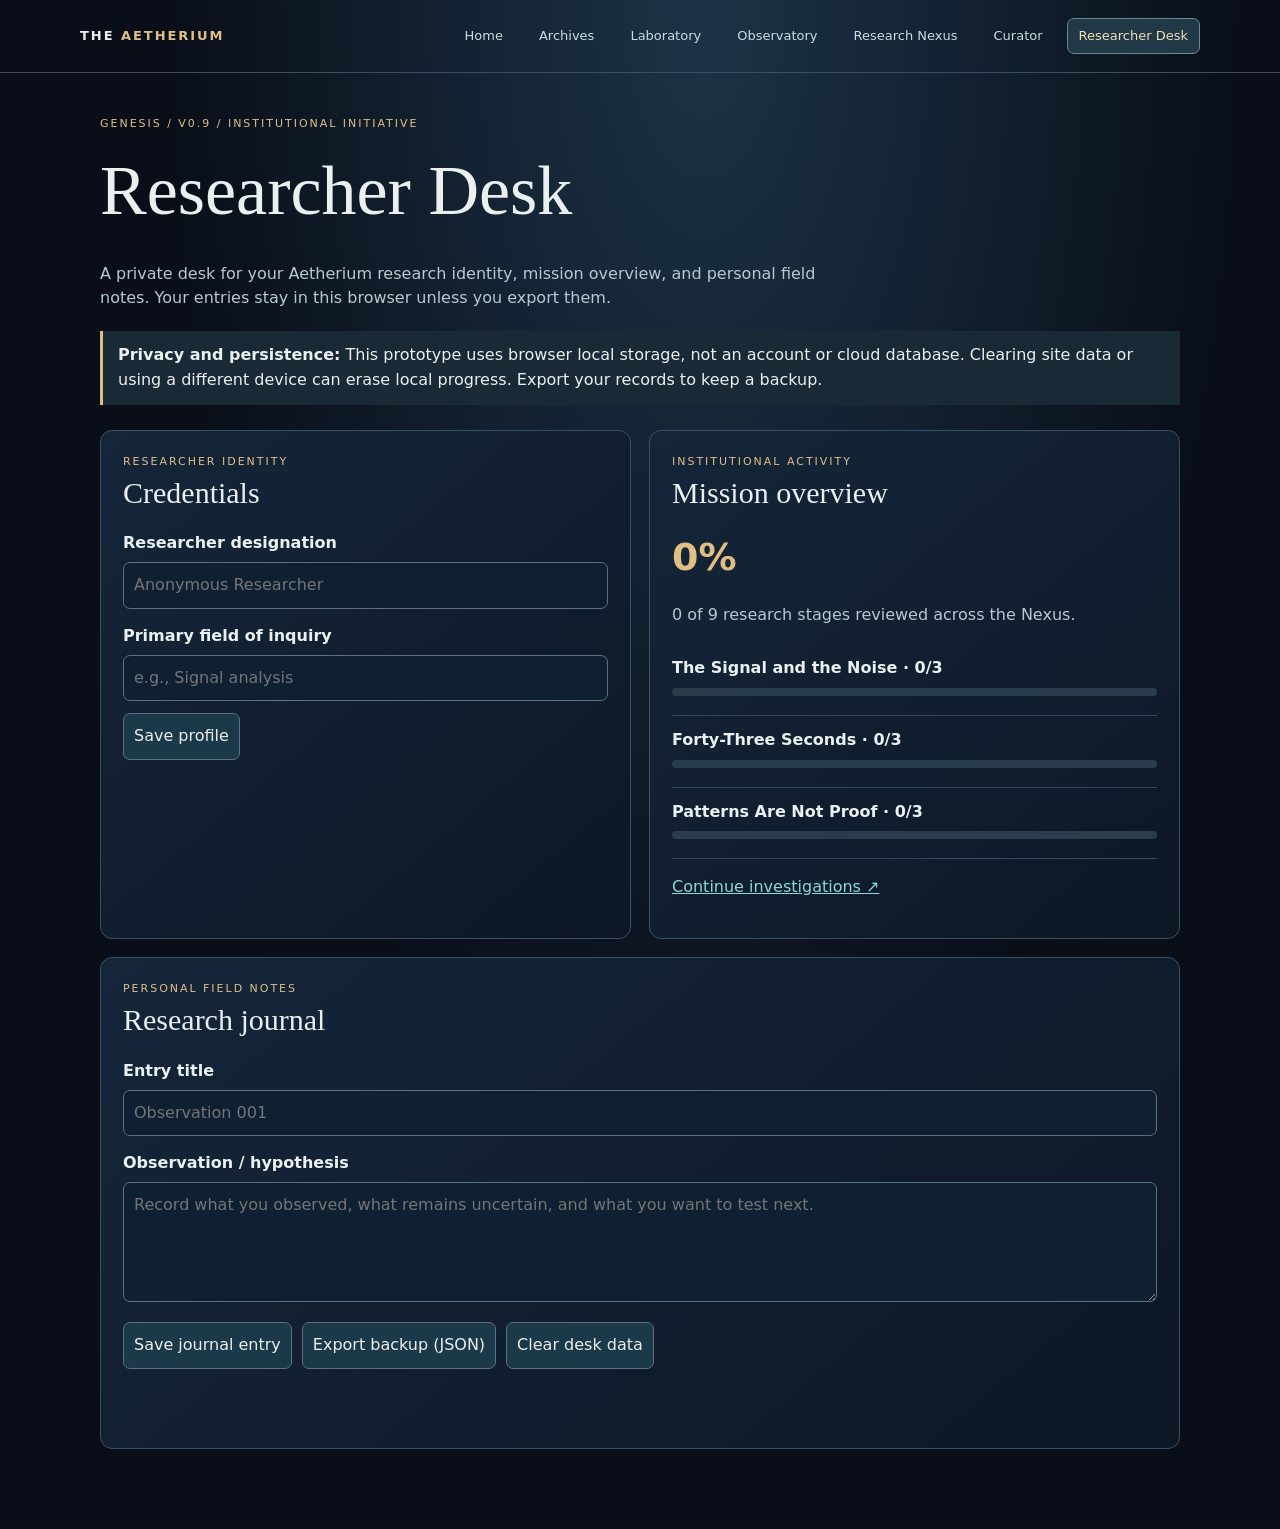
<file: researcher.html>
<!doctype html><html lang="en"><head><meta charset="utf-8"><meta name="viewport" content="width=device-width,initial-scale=1"><meta name="theme-color" content="#090e18"><title>Researcher Desk — The Aetherium</title><style>:root{color-scheme:dark;--ink:#e9f0ef;--muted:#b7c9d0;--gold:#e0bf85;--cyan:#8cd8d7;--line:#385063}*{box-sizing:border-box}body{margin:0;background:radial-gradient(ellipse at 55% 0%,#1c3347,transparent 55%),#090e18;color:var(--ink);font:16px/1.55 system-ui,sans-serif}a{color:var(--cyan)}header{display:flex;align-items:center;justify-content:space-between;gap:16px;padding:18px max(20px,calc((100vw - 1120px)/2));border-bottom:1px solid var(--line)}.brand{text-decoration:none;letter-spacing:.15em;font-size:13px;font-weight:700;color:var(--ink)}.brand span{color:var(--gold)}main{max-width:1120px;margin:auto;padding:42px 20px 80px}h1,h2{font-family:Georgia,serif;font-weight:400}h1{font-size:clamp(42px,7vw,70px);margin:5px 0}h2{font-size:30px;margin:0 0 12px}.eyebrow{color:var(--gold);font-size:11px;letter-spacing:.18em;text-transform:uppercase}.lead{color:var(--muted);max-width:760px}.grid{display:grid;grid-template-columns:1fr 1fr;gap:18px;margin-top:25px}.panel{border:1px solid var(--line);background:linear-gradient(140deg,#15263a,#0d1725);border-radius:12px;padding:22px}.wide{grid-column:1/-1}.metric{font-size:38px;color:var(--gold);font-weight:600}.muted,small{color:var(--muted)}label{display:block;margin:15px 0 6px;font-weight:600}input,textarea,button{font:inherit;color:var(--ink);background:#0e2031;border:1px solid #5b7181;border-radius:7px;padding:10px}input,textarea{width:100%}textarea{min-height:120px;resize:vertical}button{cursor:pointer;background:#1c3949}button:hover{background:#2b4c5a}button:focus-visible,input:focus-visible,textarea:focus-visible,a:focus-visible{outline:2px solid var(--gold);outline-offset:3px}.actions{display:flex;flex-wrap:wrap;gap:10px;margin-top:12px}.mission{padding:12px 0;border-bottom:1px solid #31475b}.bar{height:8px;background:#293d4d;border-radius:20px;overflow:hidden;margin:7px 0}.bar span{display:block;background:#77b9ad;height:100%}.entry{padding:14px 0;border-bottom:1px solid #31475b;white-space:pre-wrap;overflow-wrap:anywhere}.entry strong{display:block}.notice{border-left:3px solid var(--gold);padding:12px 15px;background:#1a2936;margin:20px 0}.status{min-height:25px;color:var(--cyan)}@media(max-width:750px){.grid{grid-template-columns:1fr}.wide{grid-column:auto}header{flex-wrap:wrap}}</style><link rel="stylesheet" href="genesis-nav.css"></head><body><header><a class="brand" href="index.html">THE <span>AETHERIUM</span></a><nav class="genesis-nav" aria-label="Research divisions"><a href="index.html">Home</a><a href="archives.html">Archives</a><a href="laboratory.html">Laboratory</a><a href="observatory.html">Observatory</a><a href="nexus.html">Research Nexus</a><a href="curator.html">Curator</a><a href="researcher.html">Researcher Desk</a></nav></header><main><div class="eyebrow">Genesis / v0.9 / Institutional Initiative</div><h1>Researcher Desk</h1><p class="lead">A private desk for your Aetherium research identity, mission overview, and personal field notes. Your entries stay in this browser unless you export them.</p><div class="notice"><strong>Privacy and persistence:</strong> This prototype uses browser local storage, not an account or cloud database. Clearing site data or using a different device can erase local progress. Export your records to keep a backup.</div><div class="grid"><section class="panel"><div class="eyebrow">Researcher identity</div><h2>Credentials</h2><label for="researcherName">Researcher designation</label><input id="researcherName" maxlength="60" placeholder="Anonymous Researcher" autocomplete="off"><label for="researcherFocus">Primary field of inquiry</label><input id="researcherFocus" maxlength="90" placeholder="e.g., Signal analysis" autocomplete="off"><div class="actions"><button id="saveProfile">Save profile</button></div><p id="profileStatus" class="status" role="status"></p></section><section class="panel"><div class="eyebrow">Institutional activity</div><h2>Mission overview</h2><div class="metric" id="overall">0%</div><p class="muted" id="overallText">Research stages reviewed across the Nexus.</p><div id="missionSummary"></div><p><a href="nexus.html">Continue investigations ↗</a></p></section><section class="panel wide"><div class="eyebrow">Personal field notes</div><h2>Research journal</h2><label for="entryTitle">Entry title</label><input id="entryTitle" maxlength="100" placeholder="Observation 001"><label for="entryBody">Observation / hypothesis</label><textarea id="entryBody" maxlength="5000" placeholder="Record what you observed, what remains uncertain, and what you want to test next."></textarea><div class="actions"><button id="saveEntry">Save journal entry</button><button id="exportData">Export backup (JSON)</button><button id="clearData">Clear desk data</button></div><p id="journalStatus" class="status" role="status"></p><div id="entries"></div></section></div></main><script src="nexus-data.js"></script><script src="genesis-ui.js"></script><script src="researcher.js"></script></body></html>
</file>
<file: genesis-nav.css>
/* Genesis navigation: consistent spacing and responsive wrapping */
.genesis-nav{display:flex;align-items:center;justify-content:flex-end;flex-wrap:wrap;gap:8px 12px;min-width:0;max-width:100%}
.genesis-nav a{display:inline-flex;align-items:center;justify-content:center;min-height:36px;padding:7px 11px;border:1px solid transparent;border-radius:7px;text-decoration:none;color:#c7dfdf;font:500 13px/1.35 system-ui,-apple-system,sans-serif;white-space:nowrap;letter-spacing:0}
.genesis-nav a:hover,.genesis-nav a:focus-visible{background:#203849;border-color:#557282;color:#fff}
.genesis-nav a[aria-current="page"]{background:#213846;border-color:#688a92;color:#f1e0ba}
header:has(.genesis-nav){display:flex;align-items:center;justify-content:space-between;flex-wrap:wrap;gap:14px 24px}
header:has(.genesis-nav) .brand{flex-shrink:0}
@media(max-width:960px){.genesis-nav{justify-content:flex-start;width:100%;gap:7px 9px}.genesis-nav a{padding:8px 10px}}
@media(max-width:520px){.genesis-nav{display:grid;grid-template-columns:repeat(2,minmax(0,1fr));gap:8px}.genesis-nav a{white-space:normal;text-align:center;min-height:44px;padding:8px 6px}}
</file>
